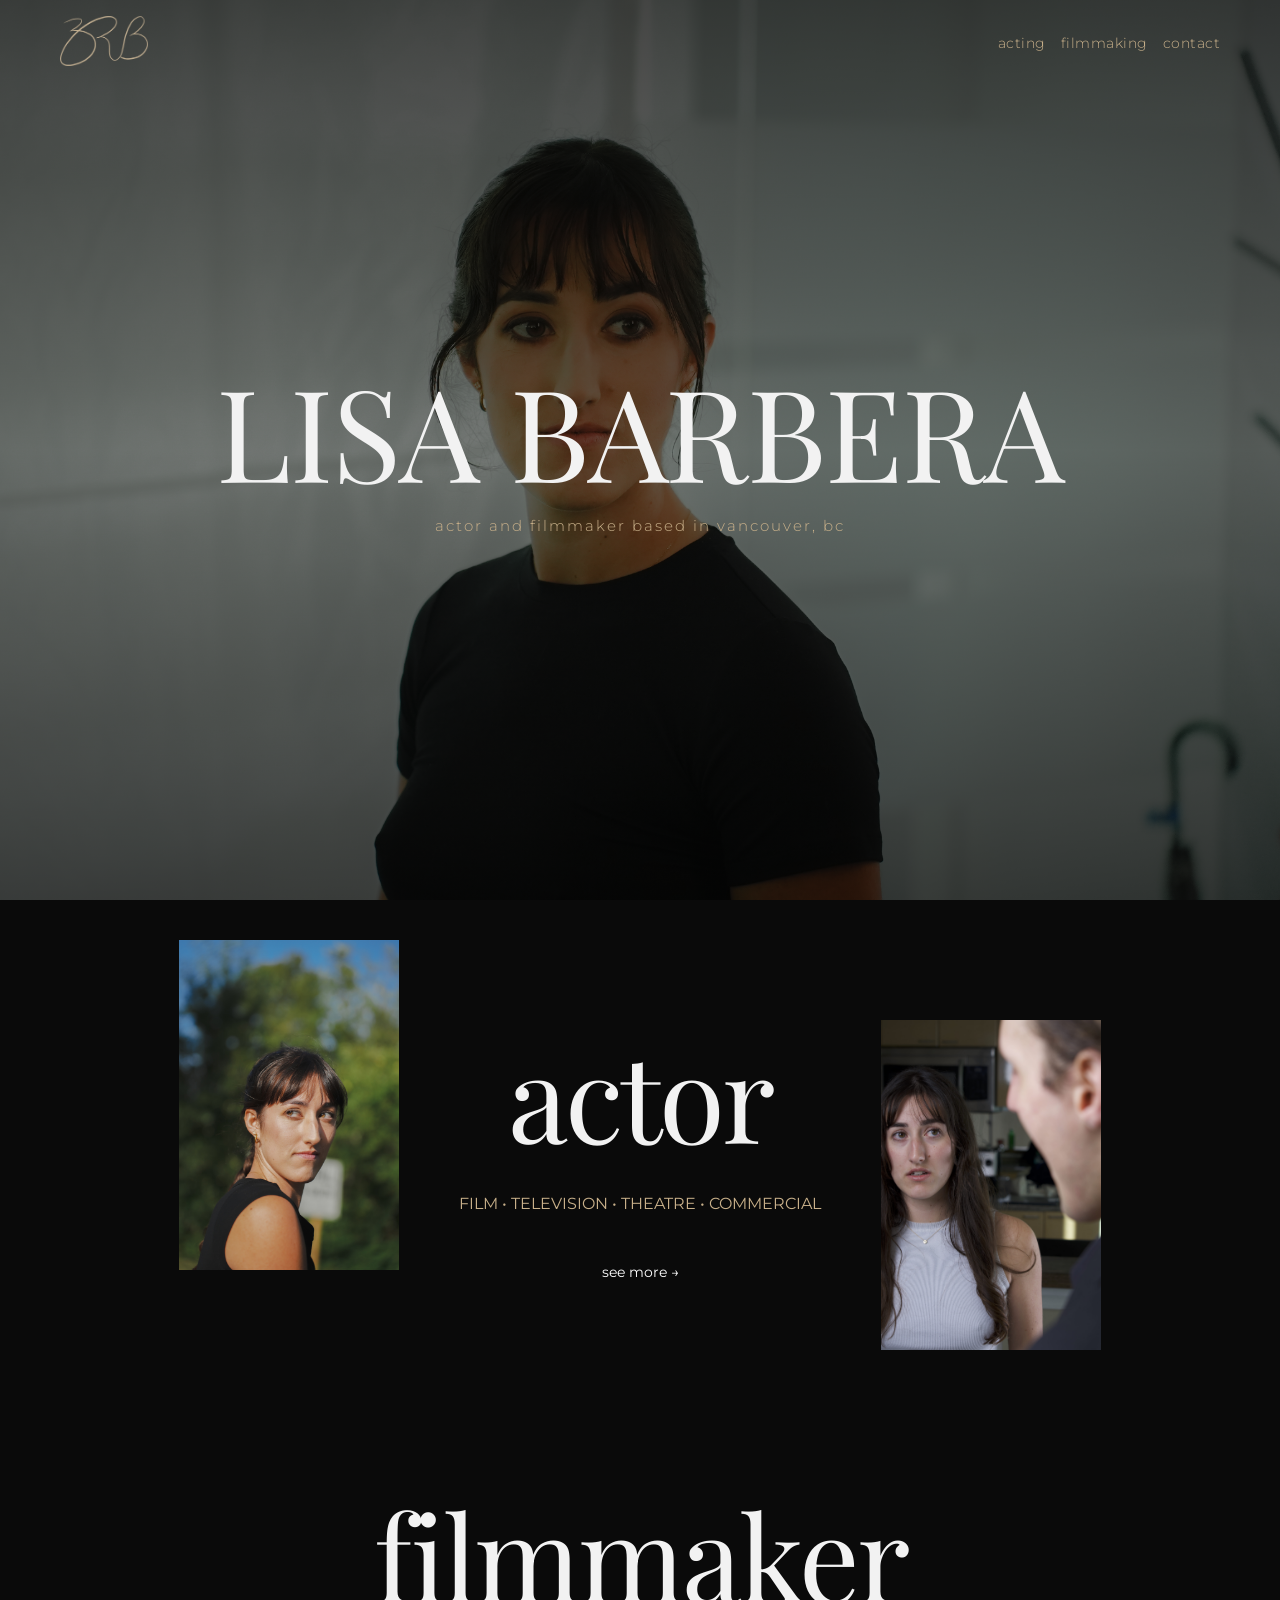
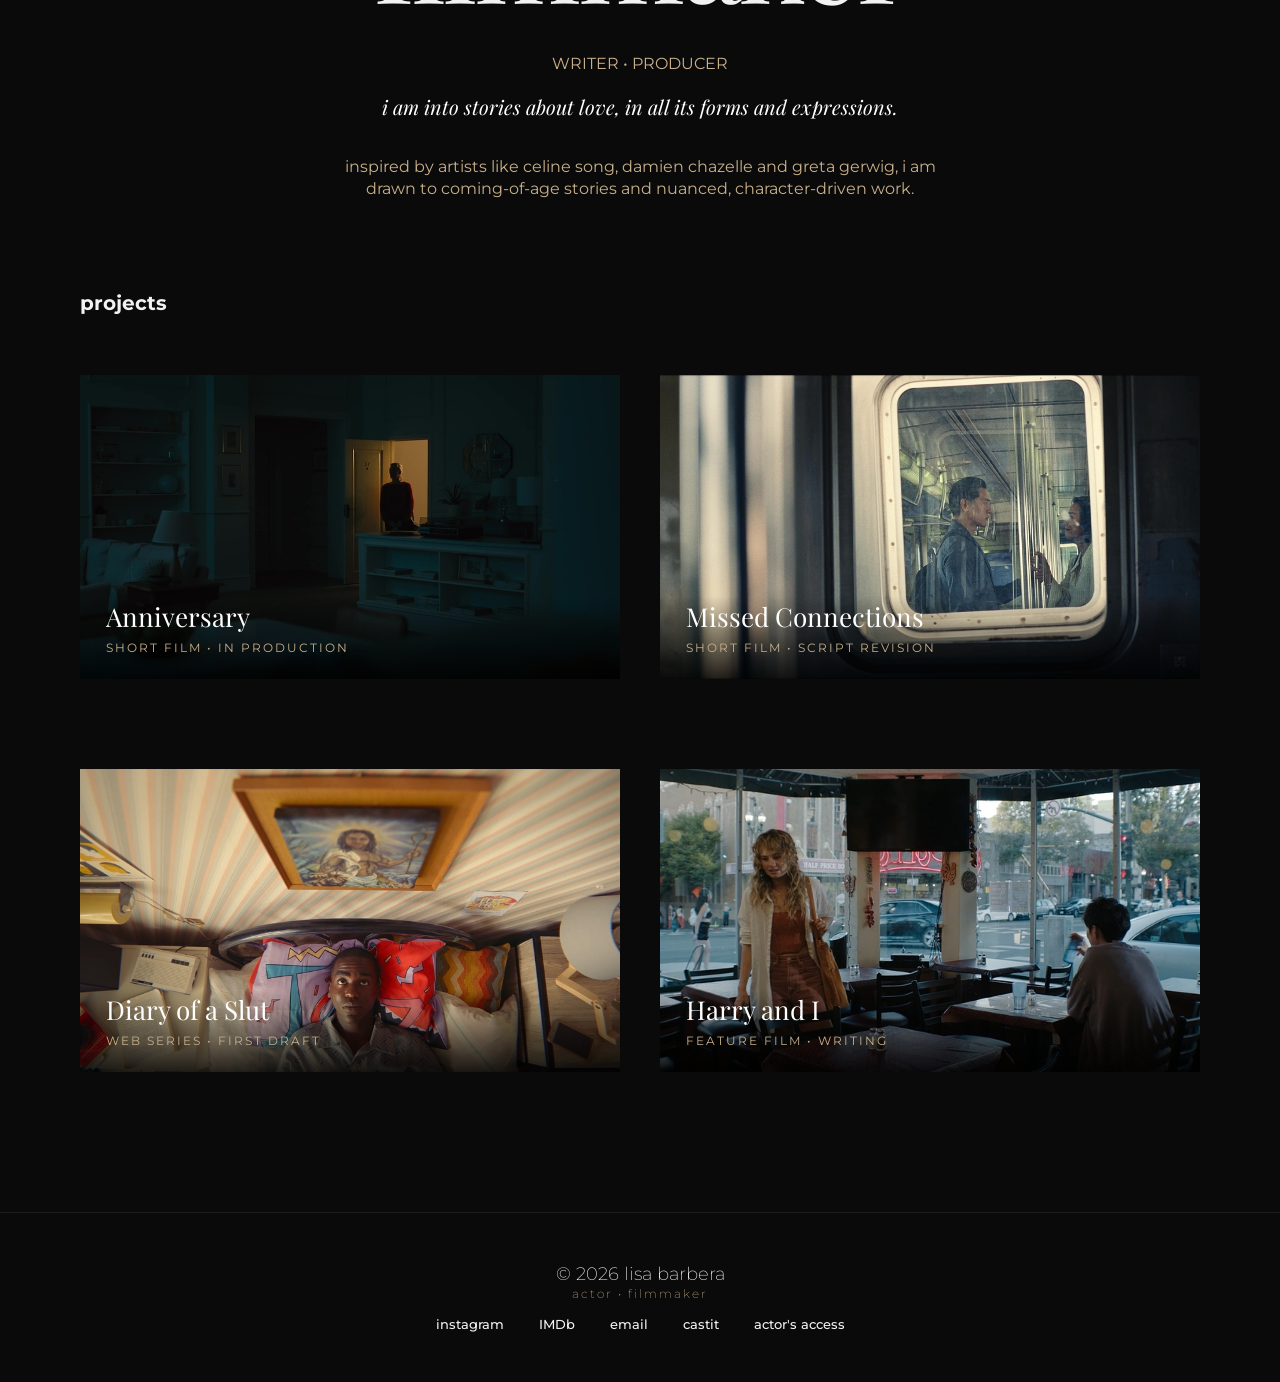
<file: index.html>
<!DOCTYPE html>
<html lang="en">

<head>

<meta charset="UTF-8">

<meta name="viewport" content="width=device-width, initial-scale=1.0">

<title>Lisa Barbera | actor & filmmaker</title>

<link rel="preconnect" href="https://fonts.googleapis.com">

<link rel="preconnect" href="https://fonts.gstatic.com" crossorigin>

<link href="https://fonts.googleapis.com/css2?family=Montserrat:wght@300;400;500;600&family=Playfair+Display:wght@400;500&display=swap" rel="stylesheet">

<link rel="stylesheet" href="css/styles.css">

<link rel="icon" type="image/png" href="images/camera.png">

</head>


<body>

    <header class="site-header">
        <nav>

            <a href="index.html" class="logo">
                <img src="images/signature.png" alt="Lisa Barbera signature">
            </a>

            <button class="menu-toggle" aria-label="Open menu">
                <span></span>
                <span></span>
                <span></span>
            </button>

<div class="nav-links">
    <a href="acting.html">acting</a>
    <a href="index.html#filmmaking">filmmaking</a>
    <a href="#footer">contact</a>
</div>

        </nav>
    </header>

    <main>
        <section class="hero">

            <div class="hero-content">
                <h1>
                    LISA BARBERA
                </h1>
                <p>
                    actor and filmmaker based in vancouver, bc
                </p>
            </div>

        </section>

        <section class="portfolio-section actress-section">

             <div class="actress-image left">
                  <img src="images/maris.jpg" alt="Lisa Barbera commercial headshot">
             </div>

             <div class="section-content">
                 <h2>
                    actor
                 </h2>
                 <p>
                    FILM • TELEVISION • THEATRE • COMMERCIAL
                 </p>
                 <a href="acting.html">
                    see more →
                 </a>
             </div>

             <div class="actress-image right">
                 <img src="images/kage.jpg" alt="Lisa Barbera character headshot">
             </div>

        </section>

        <section class="portfolio-section filmmaker-section" id="filmmaking">

    <div class="section-content">

        <h2>
            filmmaker
        </h2>

        <p>
            WRITER • PRODUCER
        </p>

        <p class="director-statement">
           I am into stories about love, in all its forms and expressions.
        </p>

        <p class="blurb">
           inspired by artists like Celine Song, Damien Chazelle and Greta Gerwig, I am drawn to coming-of-age stories and nuanced, character-driven work.
        </p>

 <div class="current-projects">

    <h3>projects</h3>

    <div class="project-cards-grid">

    <a href="anniversary.html" class="project-card">
        <img src="images/anniversary-poster.jpg" alt="Anniversary poster">
        <div class="project-card-overlay">
            <h4>Anniversary</h4>
            <p>Short Film • In Production</p>
        </div>
    </a>

    <a href="missed-connections.html" class="project-card">
        <img src="images/missed-connections-poster.jpg" alt="Missed Connections poster">
        <div class="project-card-overlay">
            <h4>Missed Connections</h4>
            <p>Short Film • Script Revision</p>
        </div>
    </a>

    <a href="diary-of-a-slut.html" class="project-card">
        <img src="images/diary-of-a-slut-poster.jpg" alt="Diary of a Slut poster">
        <div class="project-card-overlay">
            <h4>Diary of a Slut</h4>
            <p>Web Series • First Draft</p>
        </div>
    </a>

    <a href="harry-and-i.html" class="project-card">
        <img src="images/harry-and-i-poster.jpg" alt="Harry and I project poster">
        <div class="project-card-overlay">
            <h4>Harry and I</h4>
            <p>Feature Film • Writing</p>
        </div>
    </a>

</div>

</section>

    </main>

         <footer id="footer">

        <p class="footer-name">
            © 2026 lisa barbera
        </p>

        <p class="footer-role">
            actor • filmmaker
        </p>

        <nav class="footer-links">

            <a href="https://www.instagram.com/lizabrb/" target="_blank" rel="noopener">instagram</a>

            <a href="https://www.imdb.com/name/nm18571433/?ref_=nv_sr_srsg_0_tt_1_nm_7_in_0_q_lisa%20barbera" target="_blank" rel="noopener">IMDb</a>

            <a href="mailto:actorlisabarbera@gmail.com">email</a>

            <a href="https://app.castittalent.com/LISABARBERA" target="_blank" rel="noopener">castit</a>

            <a href="https://resumes.actorsaccess.com/lisabarbera" target="_blank" rel="noopener">actor's access</a>

        </nav>

        </footer>

    <script src="js/script.js"></script>

</body>

</html>
</file>
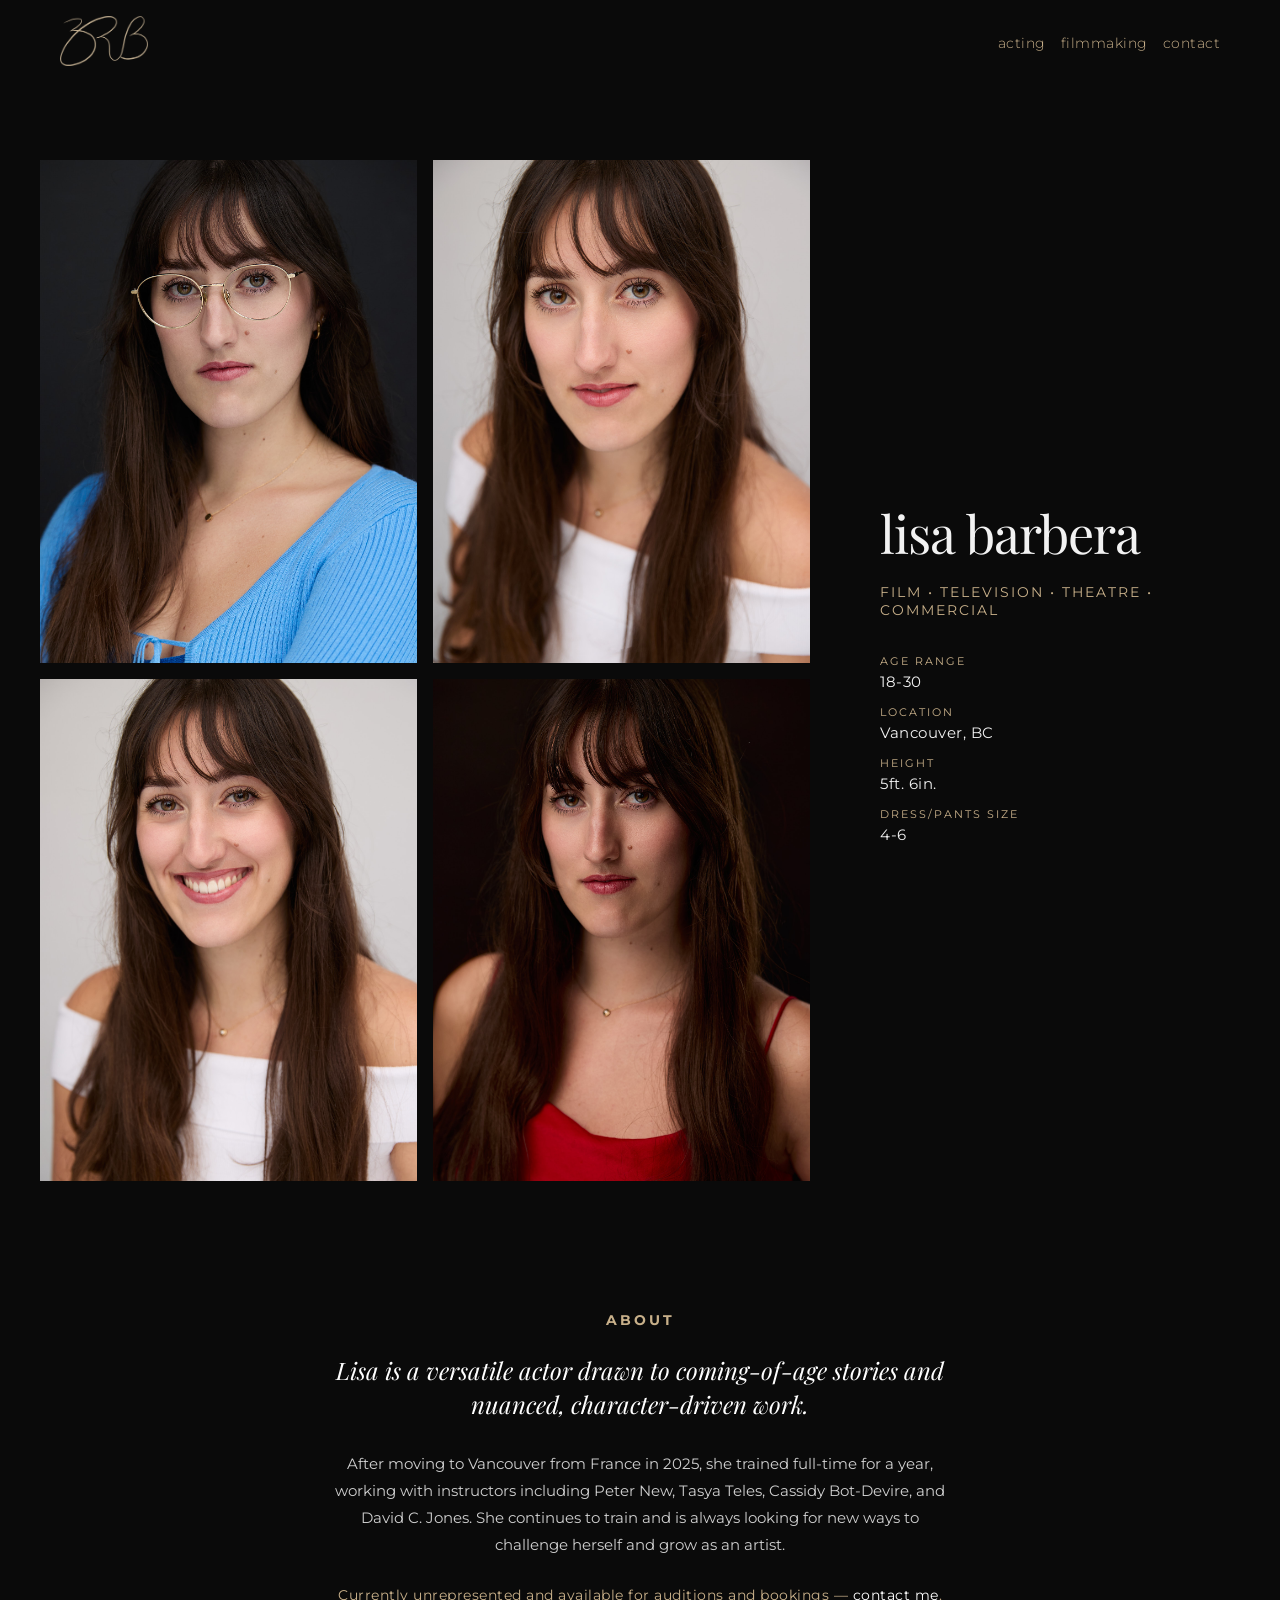
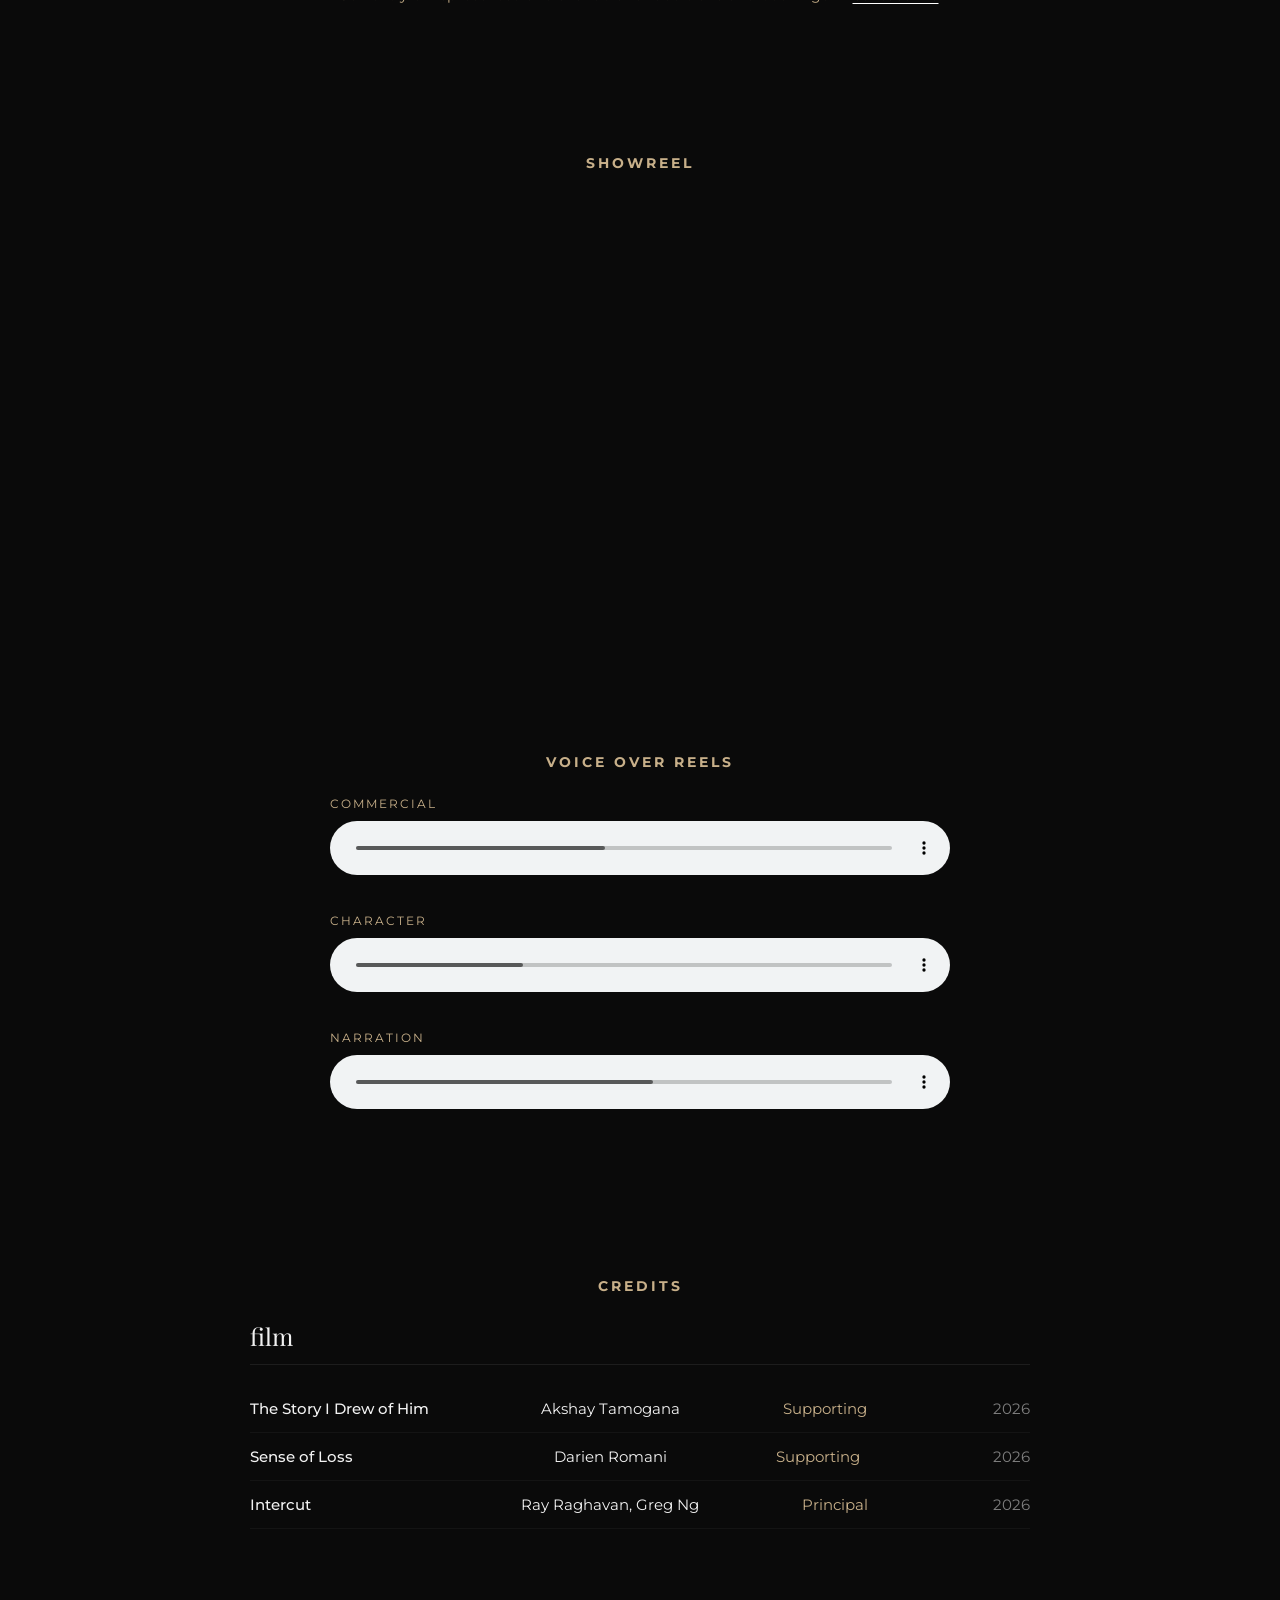
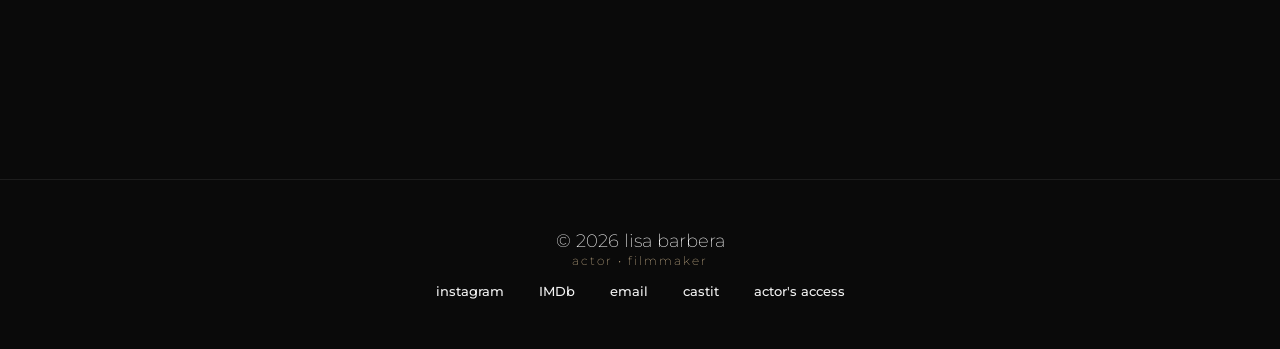
<file: acting.html>
<!DOCTYPE html>
<html lang="en">

<head>

<meta charset="UTF-8">

<meta name="viewport" content="width=device-width, initial-scale=1.0">

<title>Lisa Barbera | acting</title>

<link rel="preconnect" href="https://fonts.googleapis.com">

<link rel="preconnect" href="https://fonts.gstatic.com" crossorigin>

<link href="https://fonts.googleapis.com/css2?family=Montserrat:wght@300;400;500;600&family=Playfair+Display:wght@400;500&display=swap" rel="stylesheet">

<link rel="stylesheet" href="css/styles.css">

<link rel="icon" type="image/png" href="images/camera.png">

</head>


<body>

    <header class="site-header">
        <nav>

            <a href="index.html" class="logo">
                <img src="images/signature.png" alt="Lisa Barbera signature">
            </a>

            <button class="menu-toggle" aria-label="Open menu">
                <span></span>
                <span></span>
                <span></span>
            </button>

            <div class="nav-links">
                <a href="acting.html">acting</a>
              <a href="index.html#filmmaking">filmmaking</a>
              <a href="#footer">contact</a>
            </div>

        </nav>
    </header>

    <main>

        <!-- RESUME-STYLE HEADER: headshot gallery left / comp card right -->
        <section class="resume-header">

            <div class="headshot-gallery-side">
                <!-- STAND-IN: swap filenames for your 5 headshots -->
                <img src="images/character.jpg" alt="Lisa Barbera headshot 1">
                <img src="images/theatrical.jpg" alt="Lisa Barbera headshot 2">
                <img src="images/commercial.jpg" alt="Lisa Barbera headshot 3">
                <img src="images/femme.jpg" alt="Lisa Barbera headshot 4">
            </div>

            <div class="comp-card">
                <h1>lisa barbera</h1>
                <p class="page-hero-tagline">FILM • TELEVISION • THEATRE • COMMERCIAL</p>

                <ul class="comp-card-details">
                    <li><span>age range</span>18-30</li>
                    <li><span>location</span>Vancouver, BC</li>
                    <li><span>height</span>5ft. 6in.</li>
                    <li><span>dress/pants size</span>4-6</li>
                </ul>
            </div>

        </section>

        <!-- BIOGRAPHY -->
        <section class="bio-section">

            <h3 class="section-label">about</h3>

            <p class="bio-oneliner">Lisa is a versatile actor drawn to coming-of-age stories and nuanced, character-driven work.</p>

            <p class="bio-body">After moving to Vancouver from France in 2025, she trained full-time for a year, working with instructors including Peter New, Tasya Teles, Cassidy Bot-Devire, and David C. Jones. She continues to train and is always looking for new ways to challenge herself and grow as an artist.</p>

            <p class="bio-availability">Currently unrepresented and available for auditions and bookings — <a href="mailto:actorlisabarbera@gmail.com">contact me</a>.</p>

        </section>

        <!-- SHOWREEL -->
        <section class="showreel-section">

            <h3 class="section-label">showreel</h3>

            <div class="video-wrapper">
                <iframe
                    src="https://www.youtube.com/embed/vRxKlr5rfeE?si=FFATBUdOq9QZff1q"
                    title="Lisa Barbera showreel"
                    frameborder="0"
                    allow="accelerometer; autoplay; clipboard-write; encrypted-media; gyroscope; picture-in-picture"
                    allowfullscreen>
                </iframe>
            </div>

        </section>

        <!-- VOICE OVER DEMO REELS -->
<section class="vo-reels-section">

    <h3 class="section-label">voice over reels</h3>

    <div class="vo-reel-list">

        <!-- STAND-IN: repeat this block for each reel — swap the label and audio filename -->
        <div class="vo-reel">
            <p class="vo-reel-label">commercial</p>
            <audio controls src="audio/lisabarbera-vo-commercial-demo.mp3"></audio>
        </div>

        <div class="vo-reel">
            <p class="vo-reel-label">character</p>
            <audio controls src="audio/lisabarbera-vo-animation-demo.mp3"></audio>
        </div>

        <div class="vo-reel">
            <p class="vo-reel-label">narration</p>
            <audio controls src="audio/lisabarbera-vo-narration-demo.mp3"></audio>
        </div>

    </div>

</section>

        <!-- CREDITS -->
        <section class="credits-section">

            <h3 class="section-label">credits</h3>

            <div class="credits-group">

                <h4 class="credits-category">film</h4>

                <ul class="credits-list">
                    <!-- STAND-IN: repeat this li for each credit — Title / Role / Year -->
                    <!-- Put the link in href. If a credit has no link yet, delete the <a> tags and leave the title as plain text -->
                    <li>
                        <a class="credit-title" href="https://example.com" target="_blank" rel="noopener">The Story I Drew of Him</a>
                        <span class="credit-director">Akshay Tamogana</span>
                        <span class="credit-role">Supporting</span>
                        <span class="credit-year">2026</span>
                    </li>
                    <li>
                        <a class="credit-title" href="https://www.youtube.com/watch?v=RJeeRJkY7XY" target="_blank" rel="noopener">Sense of Loss</a>
                        <span class="credit-director">Darien Romani</span>
                        <span class="credit-role">Supporting</span>
                        <span class="credit-year">2026</span>
                    </li>
                    <li>
                        <a class="credit-title" href="https://www.youtube.com/" target="_blank" rel="noopener">Intercut</a>
                        <span class="credit-director">Ray Raghavan, Greg Ng</span>
                        <span class="credit-role">Principal</span>
                        <span class="credit-year">2026</span>
                    </li>
                </ul>

            </div>

 <!--      ADD LATER WHEN I HAVE CREDITS     
            <div class="credits-group">

                <h4 class="credits-category">television</h4>

                <ul class="credits-list">
                    <li>
                        <a class="credit-title" href="https://example.com" target="_blank" rel="noopener">Not Suitable For Work</a>
                        <span class="credit-role">Supporting</span>
                        <span class="credit-year">2026</span>
                    </li>
                </ul>

            </div>

            <div class="credits-group">

                <h4 class="credits-category">commercial</h4>

                <ul class="credits-list">
                    <li>
                        <a class="credit-title" href="https://example.com" target="_blank" rel="noopener">Coca-Cola</a>
                        <span class="credit-role">Lead</span>
                        <span class="credit-year">2026</span>
                    </li>
                </ul>

            </div>
-->

        </section>

    </main>

    <footer>

        <p class="footer-name">
            © 2026 lisa barbera
        </p>

        <p class="footer-role">
            actor • filmmaker
        </p>

        <nav class="footer-links">

            <a href="https://www.instagram.com/lizabrb/" target="_blank" rel="noopener">instagram</a>

            <a href="https://www.imdb.com/name/nm18571433/?ref_=nv_sr_srsg_0_tt_1_nm_7_in_0_q_lisa%20barbera" target="_blank" rel="noopener">IMDb</a>

            <a href="mailto:actorlisabarbera@gmail.com">email</a>

            <a href="https://app.castittalent.com/LISABARBERA" target="_blank" rel="noopener">castit</a>

            <a href="https://resumes.actorsaccess.com/lisabarbera" target="_blank" rel="noopener">actor's access</a>

        </nav>

    </footer>

    <script src="js/script.js"></script>

</body>

</html>
</file>
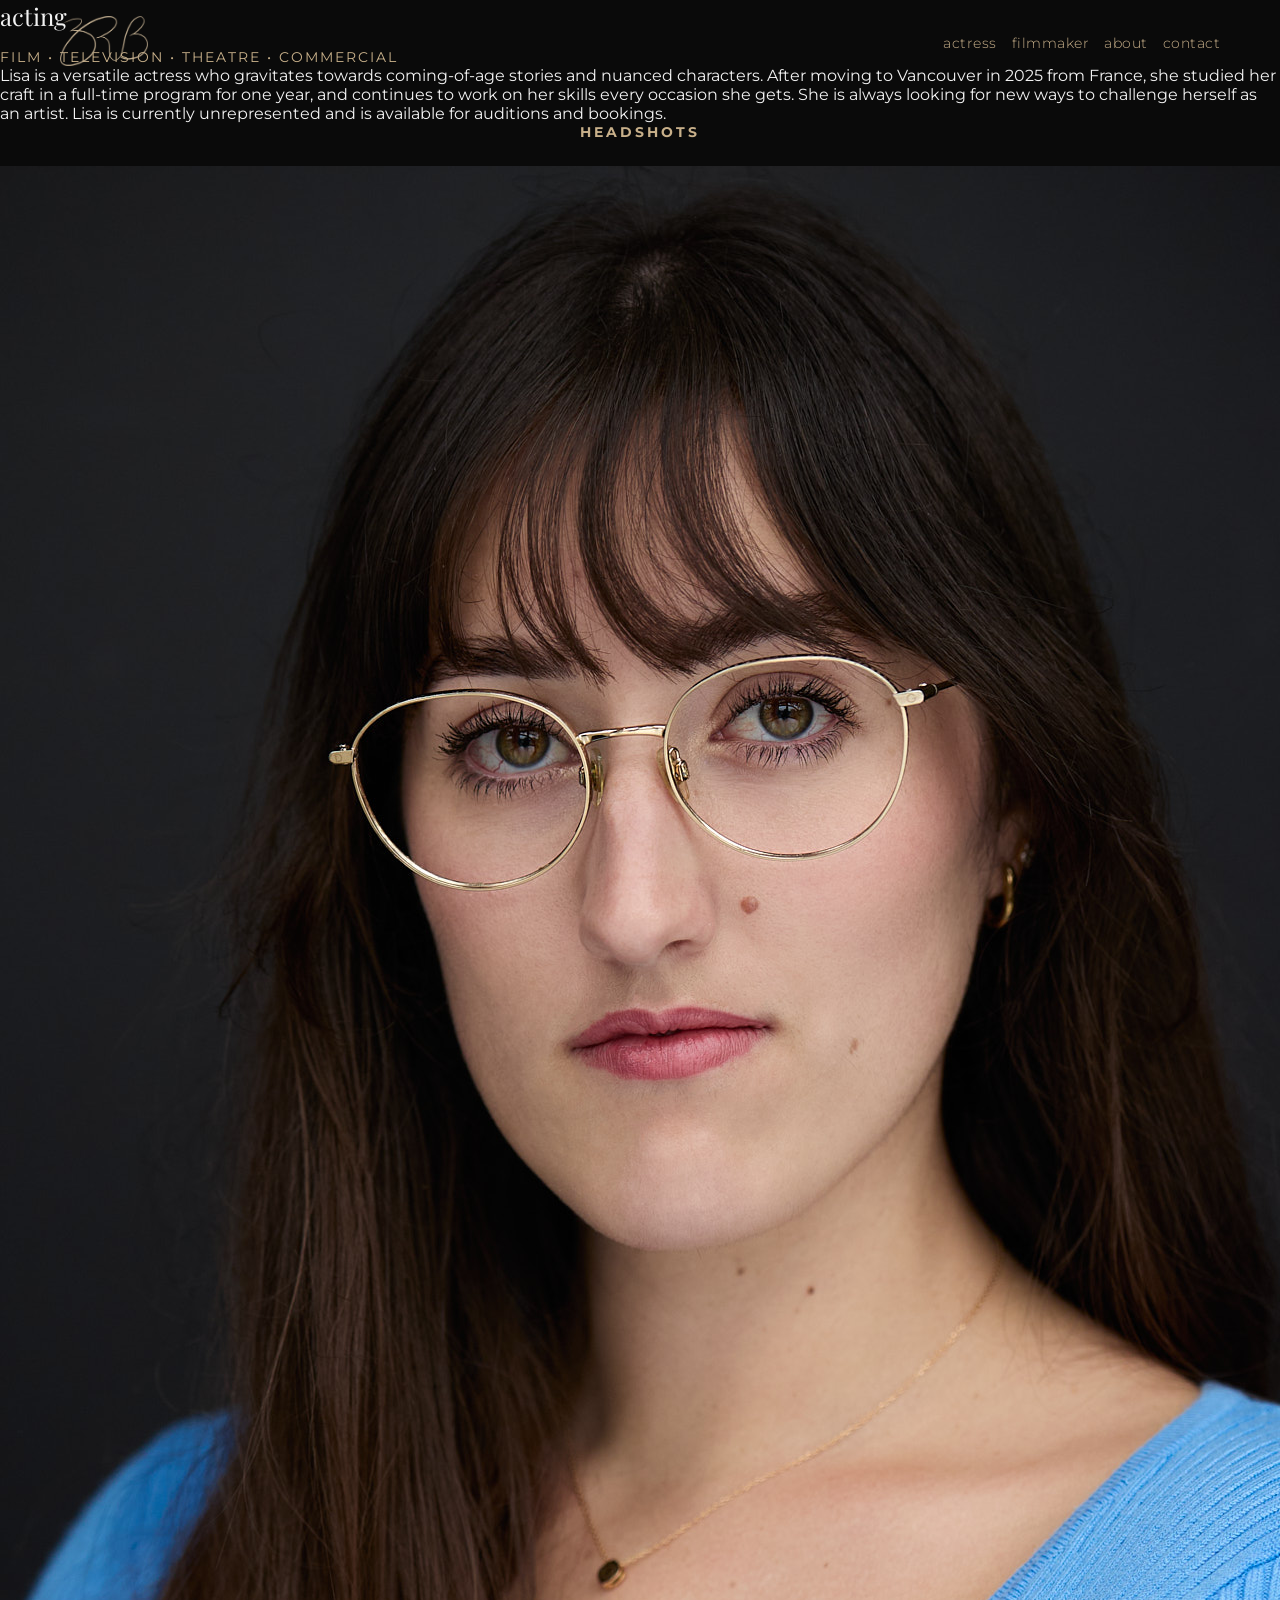
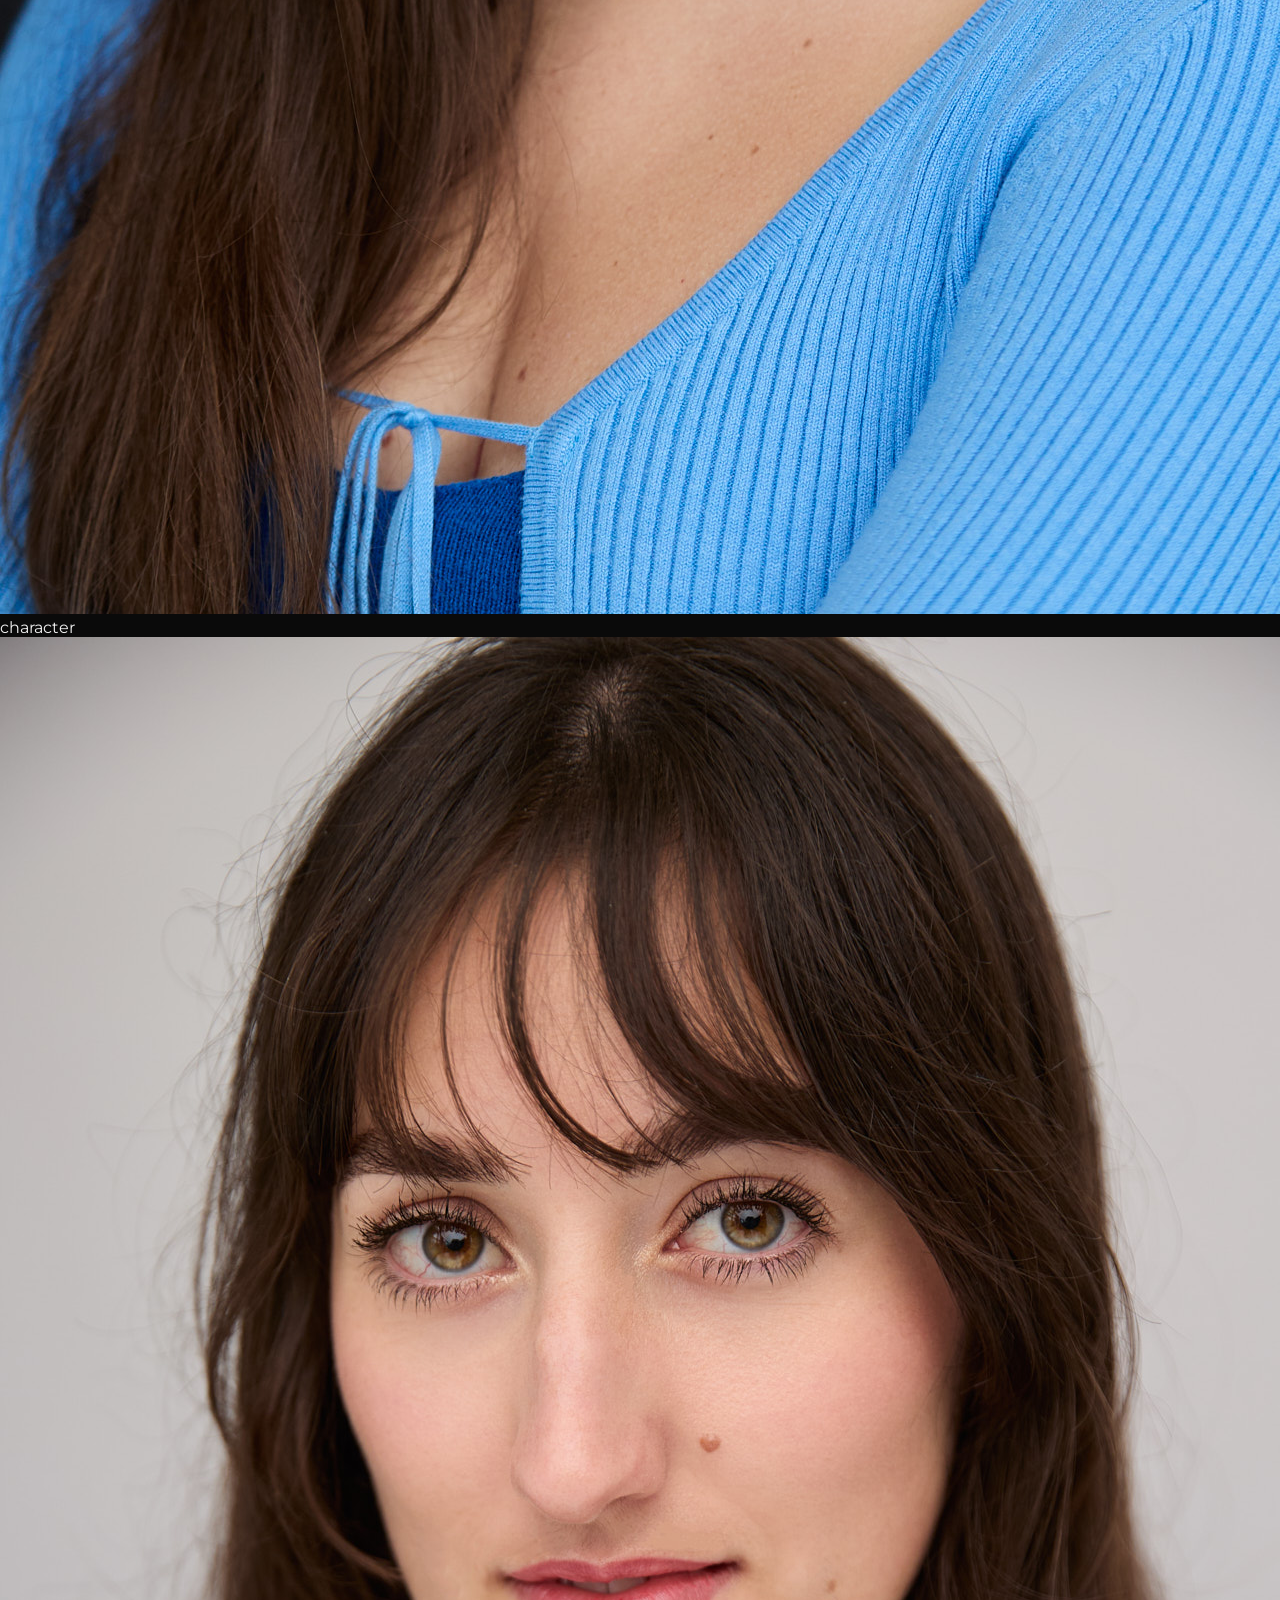
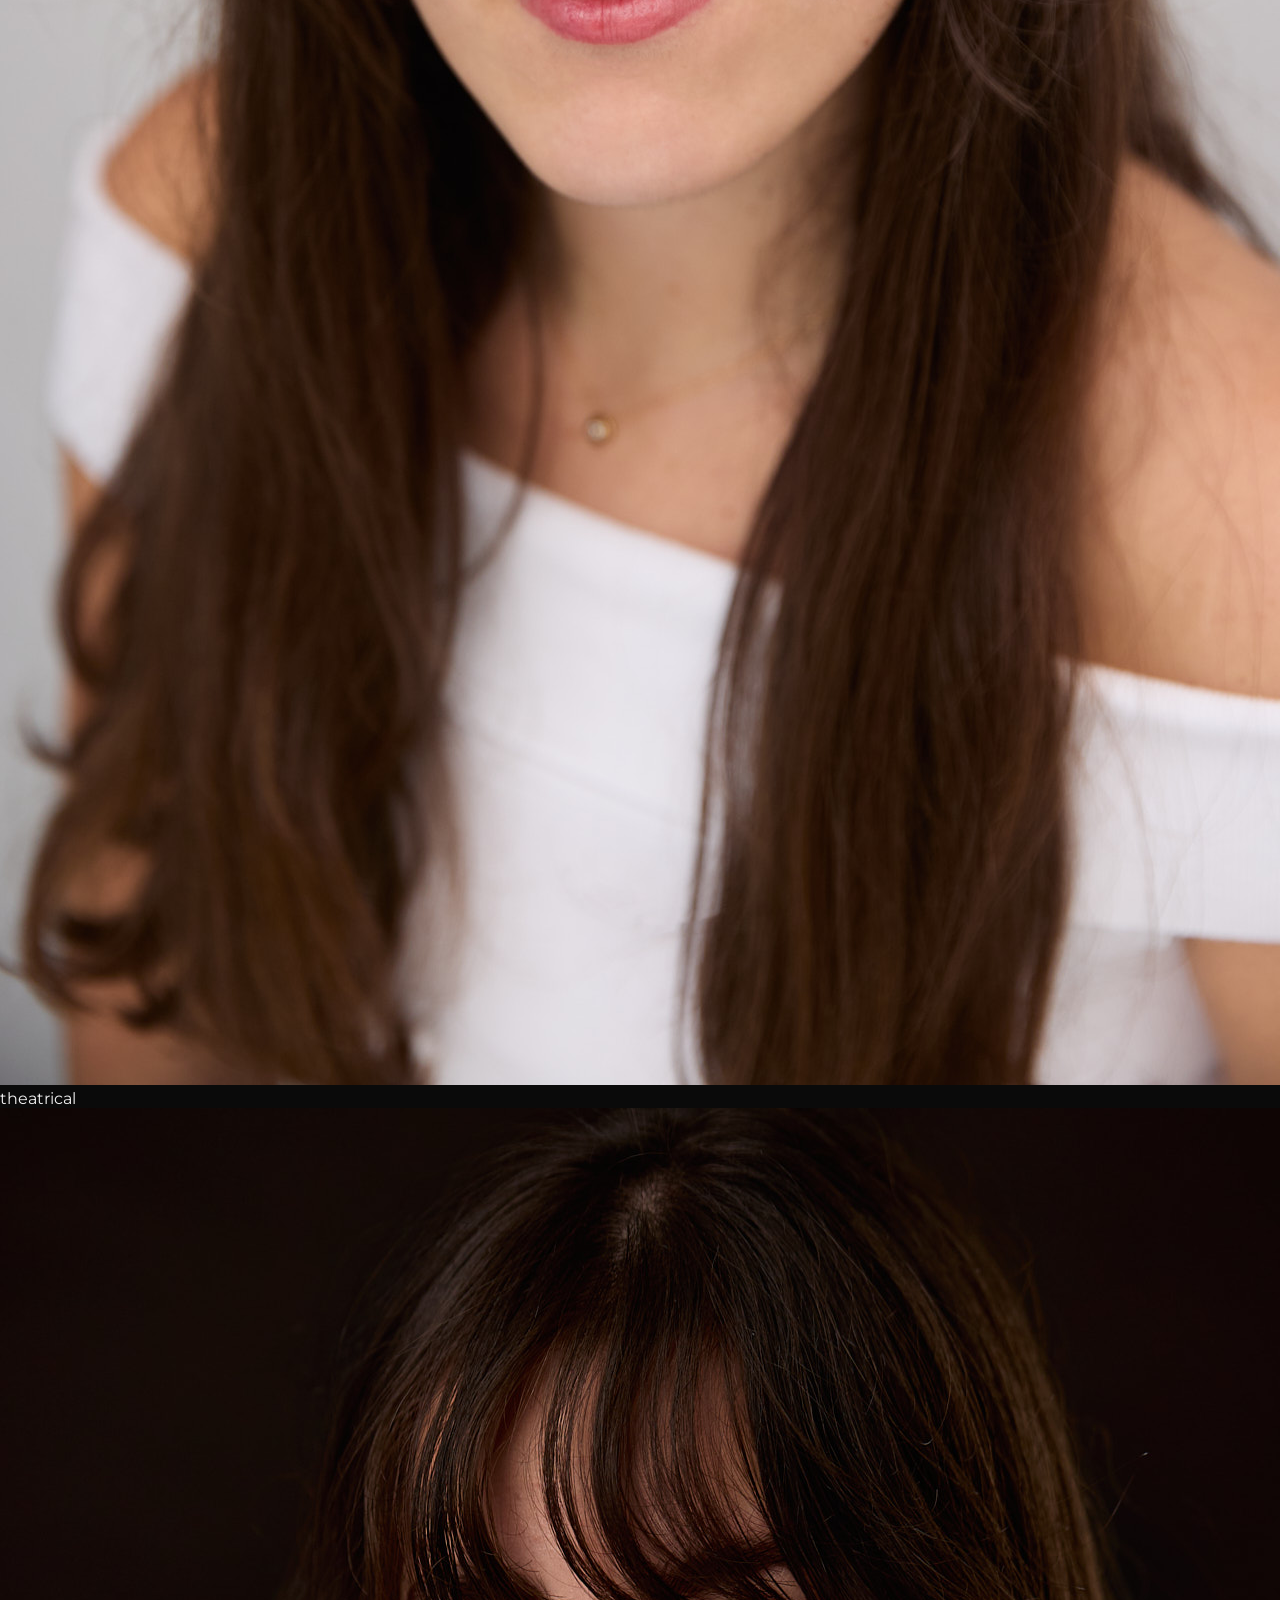
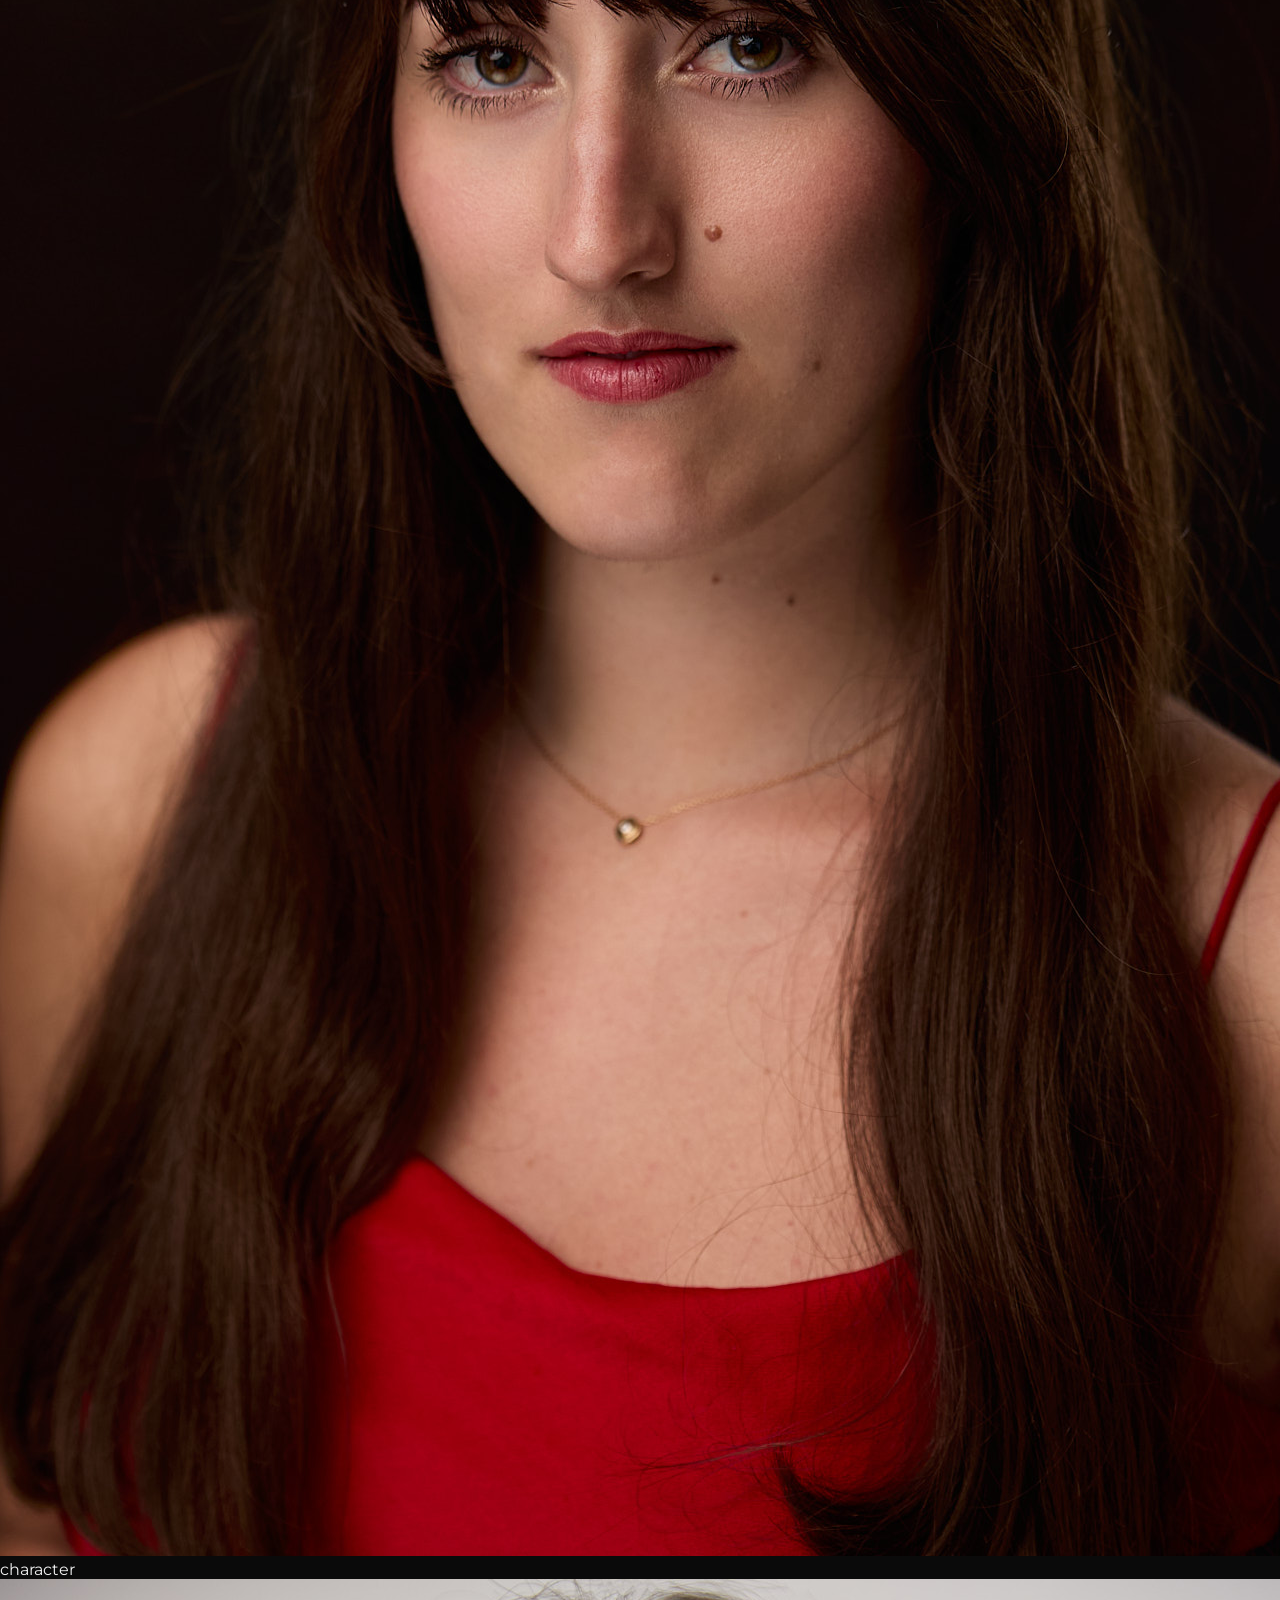
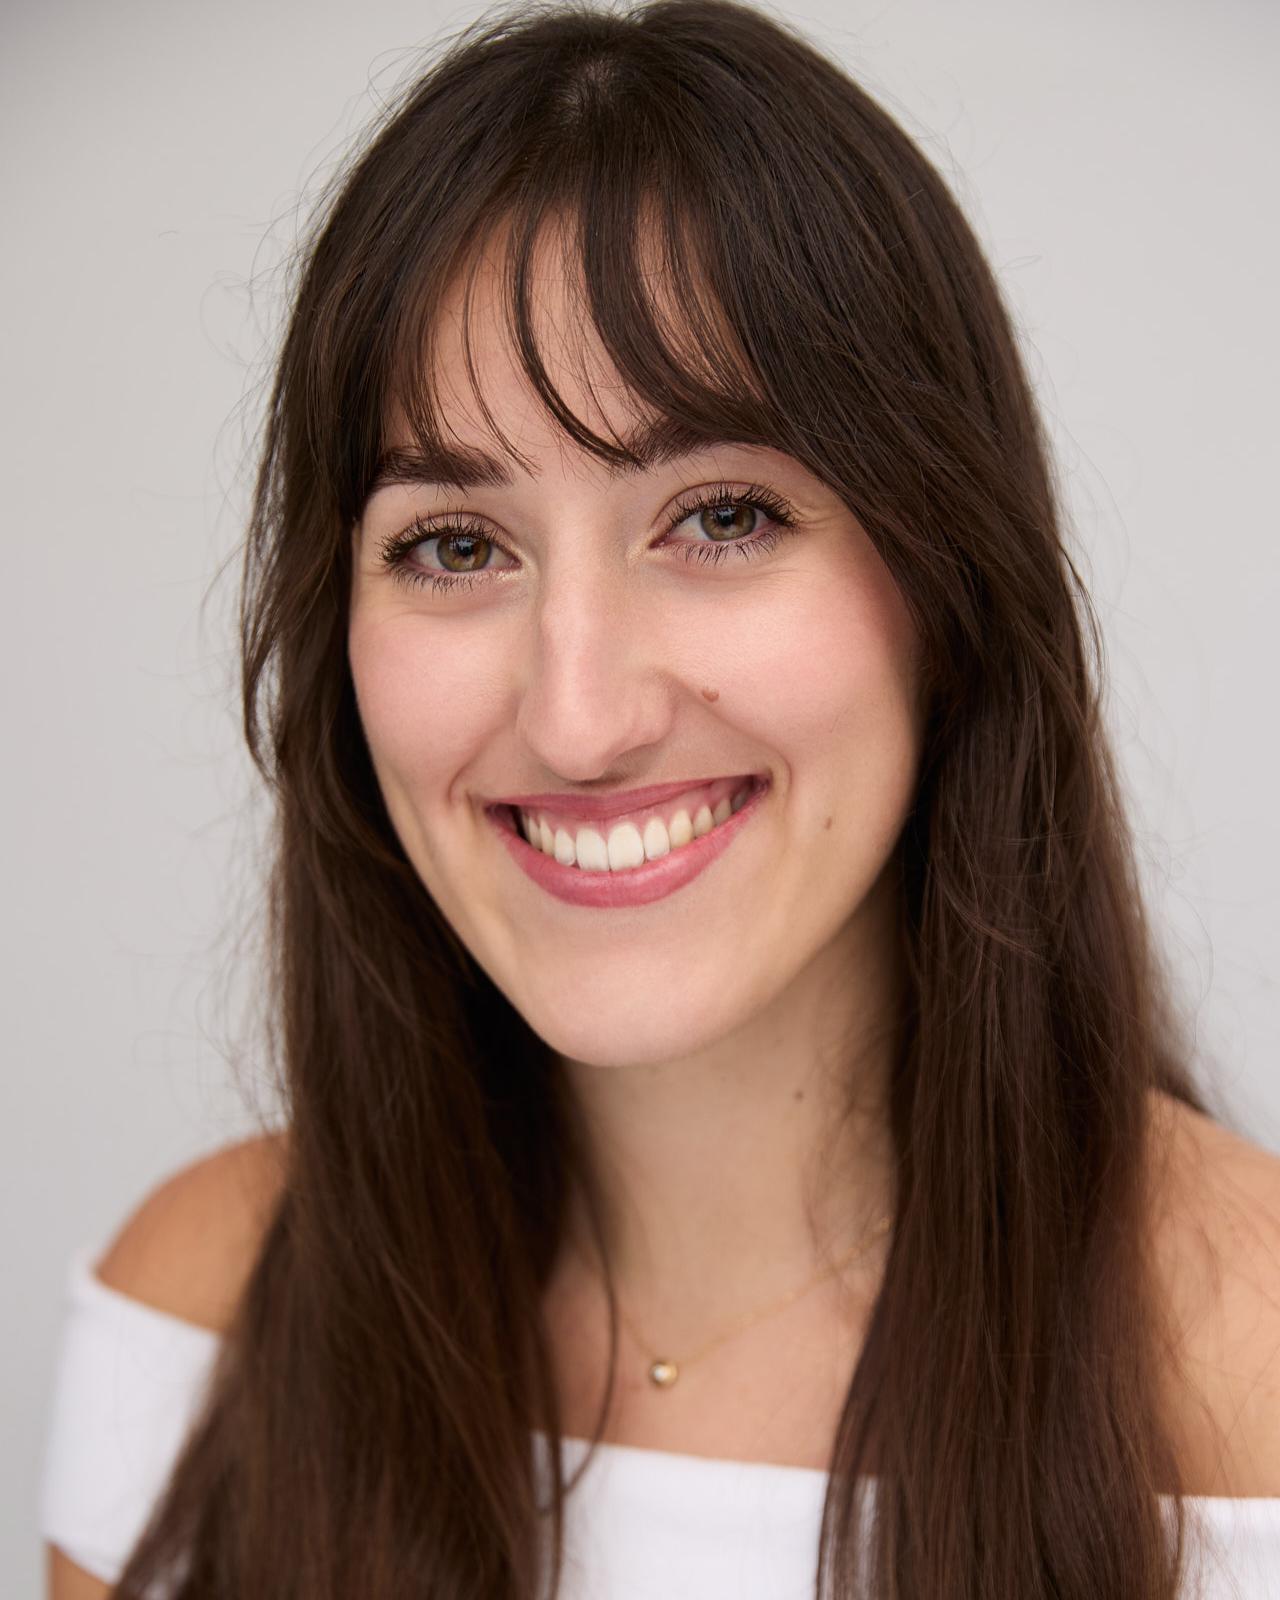
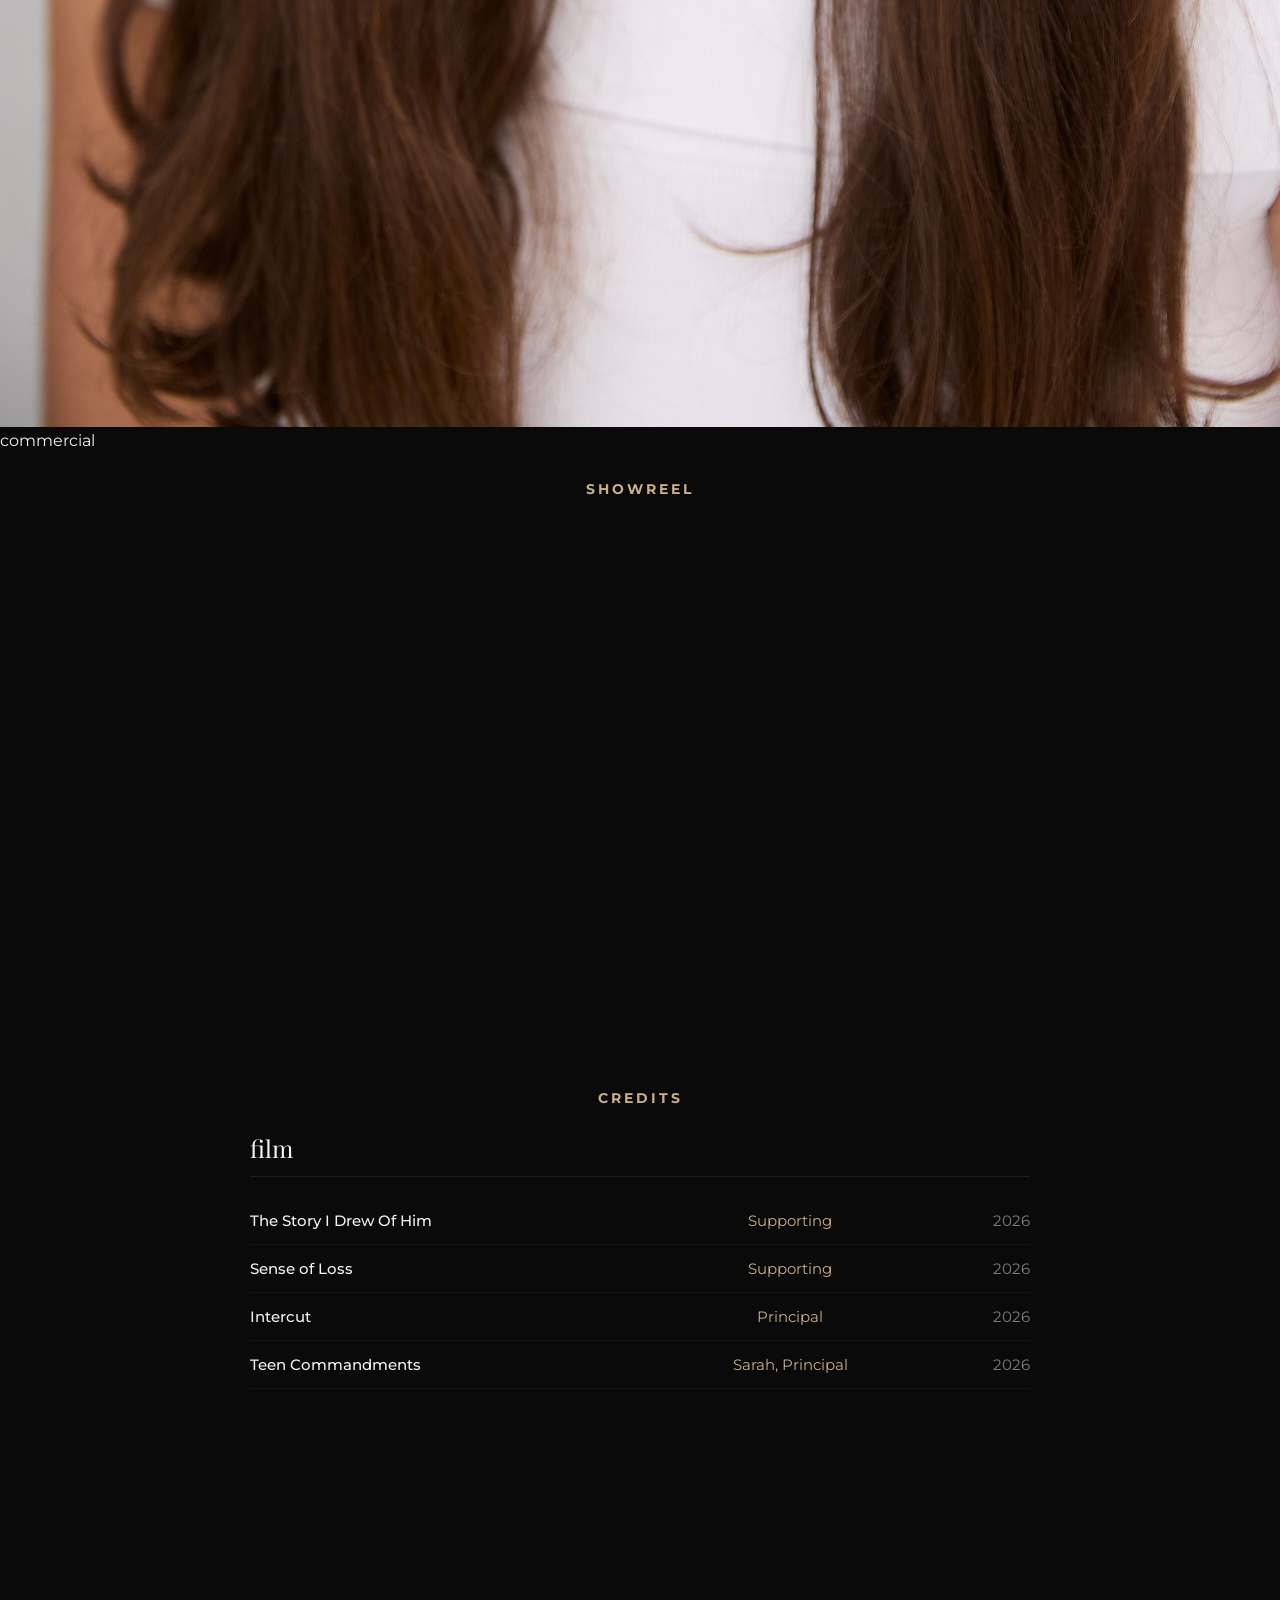
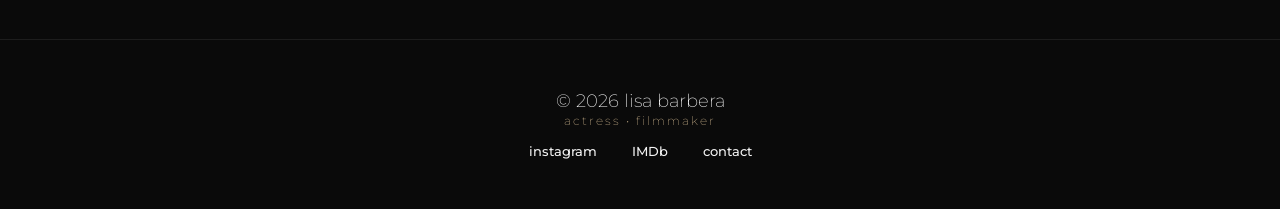
<file: actress.html>
<!DOCTYPE html>
<html lang="en">

<head>

<meta charset="UTF-8">

<meta name="viewport" content="width=device-width, initial-scale=1.0">

<title>Lisa Barbera | acting</title>

<link rel="preconnect" href="https://fonts.googleapis.com">

<link rel="preconnect" href="https://fonts.gstatic.com" crossorigin>

<link href="https://fonts.googleapis.com/css2?family=Montserrat:wght@300;400;500;600&family=Playfair+Display:wght@400;500&display=swap" rel="stylesheet">

<link rel="stylesheet" href="css/styles.css">

</head>


<body>

    <header class="site-header">
        <nav>

            <a href="index.html" class="logo">
                <img src="images/signature.png" alt="Lisa Barbera signature">
            </a>

            <button class="menu-toggle" aria-label="Open menu">
                <span></span>
                <span></span>
                <span></span>
            </button>

            <div class="nav-links">
                <a href="actress.html">actress</a>
                <a href="filmmaker.html">filmmaker</a>
                <a href="about.html">about</a>
                <a href="contact.html">contact</a>
            </div>

        </nav>
    </header>

    <main>

        <!-- PAGE INTRO -->
        <section class="page-hero">

            <div class="page-hero-content">
                <h1>acting</h1>
                <p class="page-hero-tagline">FILM • TELEVISION • THEATRE • COMMERCIAL</p>

                <!-- STAND-IN: your intro blurb, same lowercase italic voice as the homepage director statement -->
                <p class="page-hero-blurb">
                Lisa is a versatile actress who gravitates towards coming-of-age stories and nuanced characters. After moving to Vancouver in 2025 from France, she studied her craft in a full-time program for one year, and continues to work on her skills every occasion she gets. She is always looking for new ways to challenge herself as an artist. 
                
                Lisa is currently unrepresented and is available for auditions and bookings.
                </p>
            </div>

        </section>

        <!-- HEADSHOT GALLERY -->
        <section class="headshot-gallery">

            <h3 class="section-label">headshots</h3>

            <div class="gallery-grid">

                <!-- STAND-IN: repeat/edit this figure block for each headshot -->

                <figure class="gallery-item">
                    <img src="images/character.jpg" alt="Lisa Barbera character headshot">
                    <figcaption>character</figcaption>
                </figure>

                <figure class="gallery-item">
                    <img src="images/theatrical.jpg" alt="Lisa Barbera theatrical headshot">
                    <figcaption>theatrical</figcaption>
                </figure>

                <figure class="gallery-item">
                    <img src="images/femme.jpg" alt="Lisa Barbera femme fatale headshot">
                    <figcaption>character</figcaption>
                </figure>

                <figure class="gallery-item">
                    <img src="images/commercial.jpg" alt="Lisa Barbera commercial headshot">
                    <figcaption>commercial</figcaption>
                </figure>

            </div>

        </section>

        <!-- SHOWREEL -->
        <section class="showreel-section">

            <h3 class="section-label">showreel</h3>

            <div class="video-wrapper">
                <!-- STAND-IN: replace YOUR_VIDEO_ID with your YouTube video ID -->
                <iframe
                    src="https://www.youtube.com/watch?v=vRxKlr5rfeE"
                    title="Lisa Barbera showreel"
                    frameborder="0"
                    allow="accelerometer; autoplay; clipboard-write; encrypted-media; gyroscope; picture-in-picture"
                    allowfullscreen>
                </iframe>
            </div>

        </section>

        <!-- CREDITS -->
        <section class="credits-section">

            <h3 class="section-label">credits</h3>

            <div class="credits-group">

                <h4 class="credits-category">film</h4>

                <ul class="credits-list">
                    <!-- STAND-IN: repeat this li for each credit — Title / Role / Year -->
                    <li>
                        <a class="credit-title" href="https://example.com" target="_blank" rel="noopener">The Story I Drew Of Him</a>
                        <span class="credit-role">Supporting</span>
                        <span class="credit-year">2026</span>
                    </li>
                    <li>
                        <a class="credit-title" href="https://www.youtube.com/watch?v=RJeeRJkY7XY" target="_blank" rel="noopener">Sense of Loss</a>
                        <span class="credit-role">Supporting</span>
                        <span class="credit-year">2026</span>
                    </li>

                    <li>
                        <a class="credit-title" href="https://example.com" target="_blank" rel="noopener">Intercut</a>
                        <span class="credit-role">Principal</span>
                        <span class="credit-year">2026</span>
                    </li>

                    <li>
                        <a class="credit-title" href="https://example.com" target="_blank" rel="noopener">Teen Commandments</a>
                        <span class="credit-role">Sarah, Principal</span>
                        <span class="credit-year">2026</span>
                    </li>
                </ul>

            </div>
<!-- add once credits are available
            <div class="credits-group">

                <h4 class="credits-category">television</h4>

                <ul class="credits-list">
                    <li>
                        <span class="credit-title">[Show Title]</span>
                        <span class="credit-role">[Role]</span>
                        <span class="credit-year">[Year]</span>
                    </li>
                </ul>

            </div>

            <div class="credits-group">

                <h4 class="credits-category">commercial</h4>

                <ul class="credits-list">
                    <li>
                        <span class="credit-title">[Brand / Campaign]</span>
                        <span class="credit-role">[Role]</span>
                        <span class="credit-year">[Year]</span>
                    </li>
                </ul>

            </div>
        -->
        </section>

    </main>

    <footer>

        <p class="footer-name">
            © 2026 lisa barbera
        </p>

        <p class="footer-role">
            actress • filmmaker
        </p>

        <nav class="footer-links">

            <a href="#">instagram</a>

            <a href="#">IMDb</a>

            <a href="mailto:you@email.com">contact</a>

        </nav>

    </footer>

    <script src="js/script.js"></script>

</body>

</html>
</file>
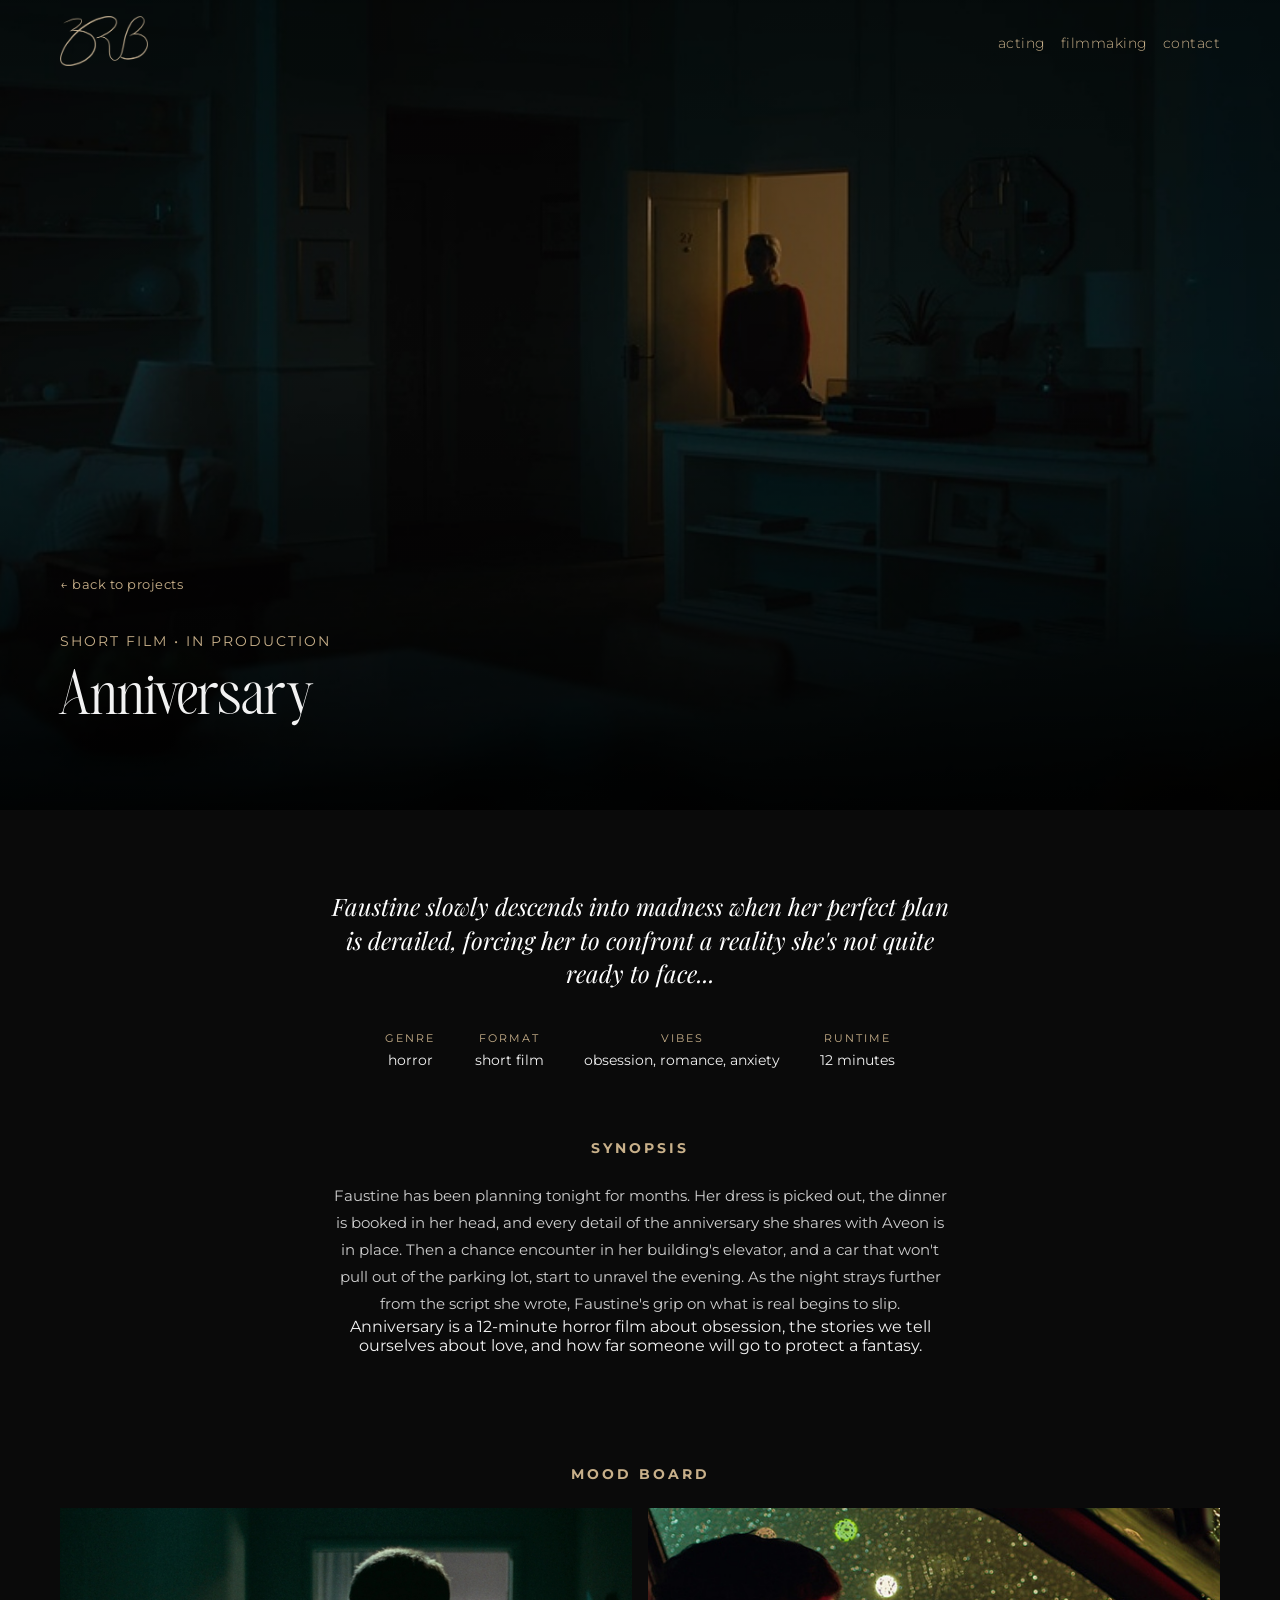
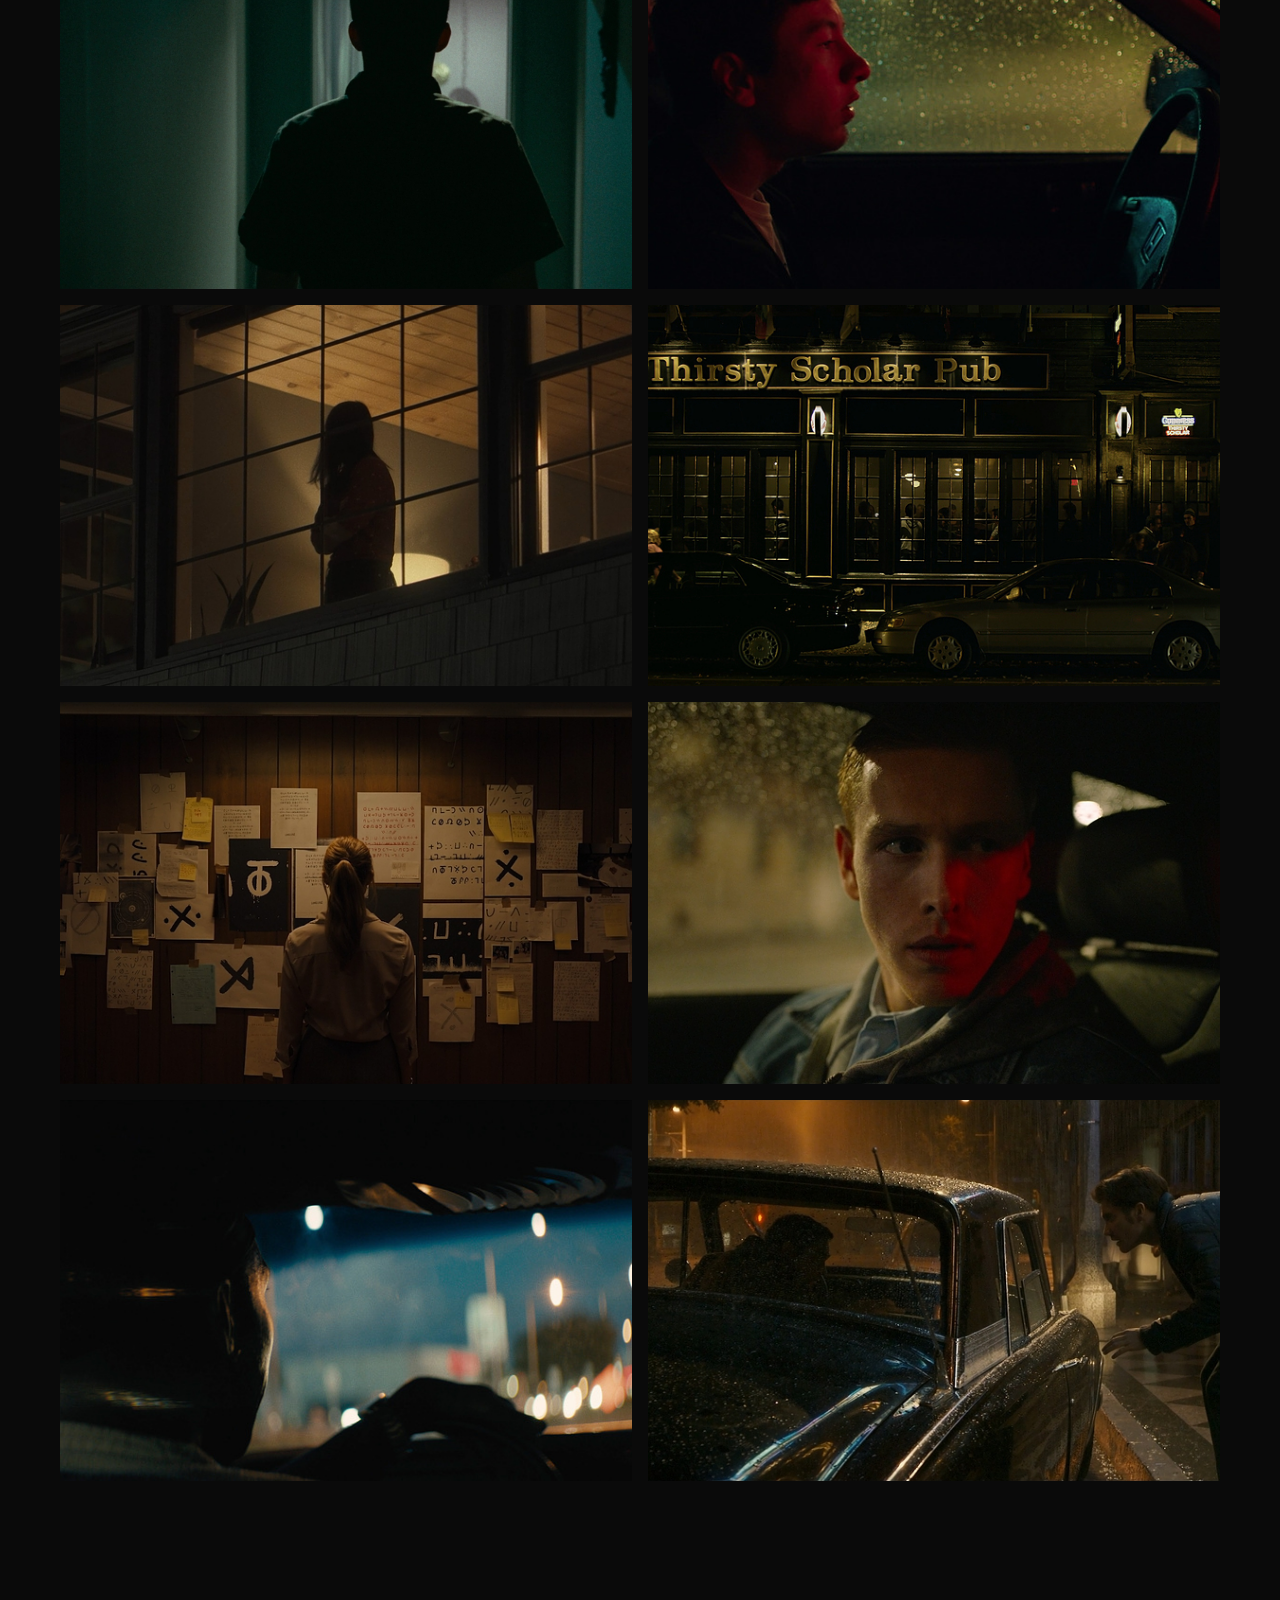
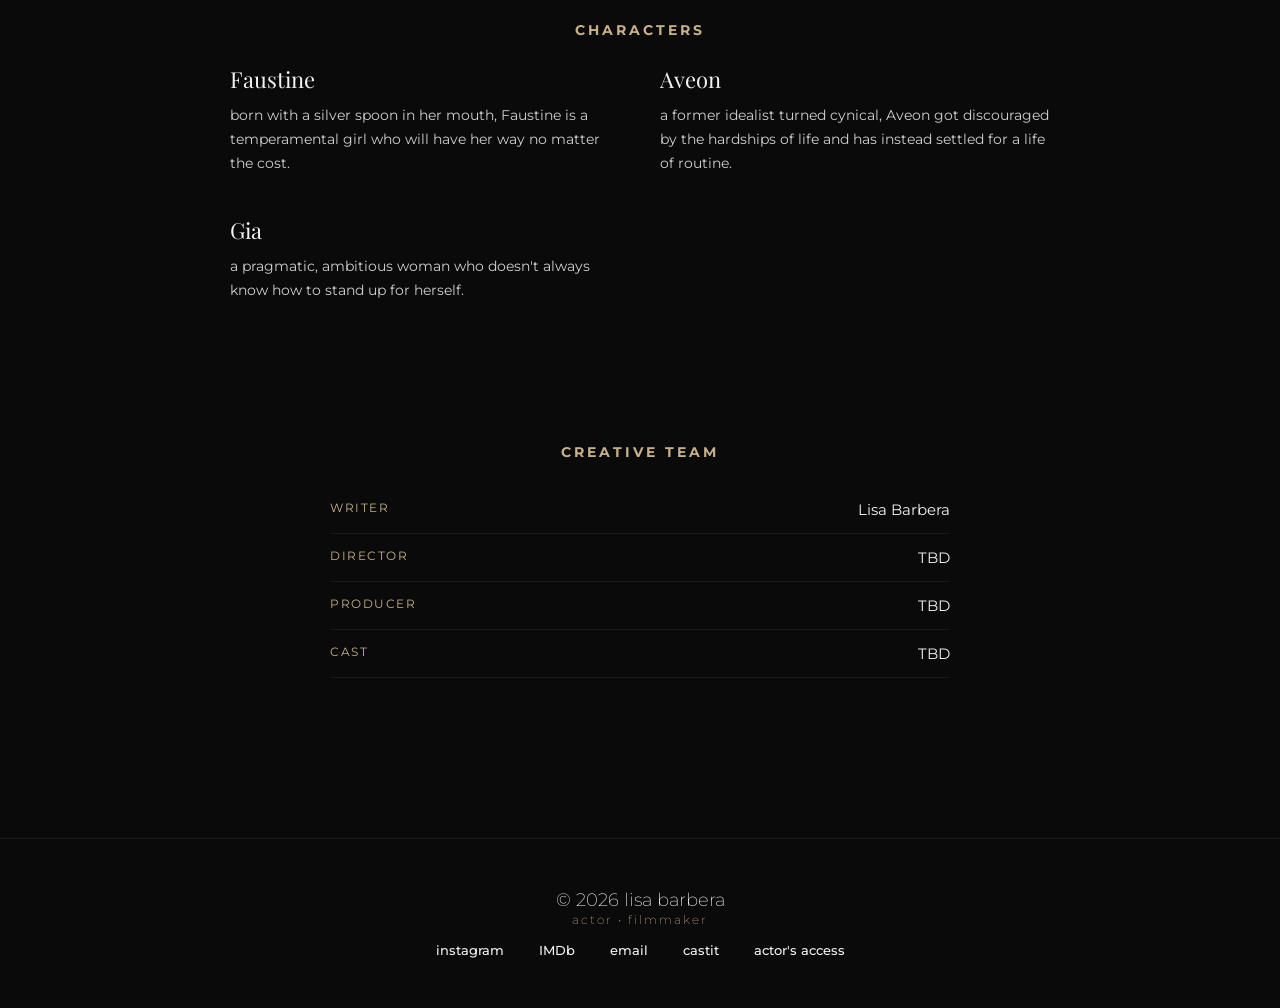
<file: anniversary.html>
<!DOCTYPE html>
<html lang="en">

<head>

<meta charset="UTF-8">

<meta name="viewport" content="width=device-width, initial-scale=1.0">

<title>Lisa Barbera | Anniversary</title>

<link rel="preconnect" href="https://fonts.googleapis.com">

<link rel="preconnect" href="https://fonts.gstatic.com" crossorigin>

<link href="https://fonts.googleapis.com/css2?family=Montserrat:wght@300;400;500;600&family=Playfair+Display:wght@400;500&display=swap" rel="stylesheet">

<link rel="stylesheet" href="css/styles.css">

<link rel="icon" type="image/png" href="images/camera.png">

</head>


<body>

    <header class="site-header">
        <nav>

            <a href="index.html" class="logo">
                <img src="images/signature.png" alt="Lisa Barbera signature">
            </a>

            <button class="menu-toggle" aria-label="Open menu">
                <span></span>
                <span></span>
                <span></span>
            </button>

            <div class="nav-links">
                <a href="acting.html">acting</a>
                <a href="index.html#filmmaking">filmmaking</a>
                <a href="#footer">contact</a>
            </div>

        </nav>
    </header>

    <main>

        <!-- HERO: full-bleed poster -->
        <!-- STAND-IN: swap the poster filename in the inline background-image below -->
        <section class="project-hero" style="background-image: url('images/anniversary-poster.jpg');">

            <div class="project-hero-content">

                <a class="back-link" href="index.html#filmmaking">← back to projects</a>

                <p class="page-hero-tagline">SHORT FILM • IN PRODUCTION</p>
                <h1 class="mirosela-title">Anniversary</h1>

            </div>

        </section>

        <!-- LOGLINE -->
        <section class="project-logline-section">
            <p class="project-logline">Faustine slowly descends into madness when her perfect plan is derailed, forcing her to confront a reality she's not quite ready to face...</p>
        </section>

        <!-- META DETAILS -->
        <section class="project-meta-section">
            <ul class="project-meta-list">
                <li><span>genre</span>horror</li>
                <li><span>format</span>short film</li>
                <li><span>vibes</span>obsession, romance, anxiety</li>
                <li><span>runtime</span>12 minutes</li>
            </ul>
        </section>

        <!-- SYNOPSIS -->
        <section class="project-synopsis-section">
            <h3 class="section-label">synopsis</h3>
            
            <p class="project-synopsis">Faustine has been planning tonight for months. Her dress is picked out, the dinner is booked in her head, and every detail of the anniversary she shares with Aveon is in place. Then a chance encounter in her building's elevator, and a car that won't pull out of the parking lot, start to unravel the evening. As the night strays further from the script she wrote, Faustine's grip on what is real begins to slip. </p>
            <p>Anniversary is a 12-minute horror film about obsession, the stories we tell ourselves about love, and how far someone will go to protect a fantasy.</p>
        </section>

        <!-- MOOD BOARD -->
        <section class="mood-board-section">
            <h3 class="section-label">mood board</h3>

            <div class="mood-board-grid">
                <img src="images/anniversary-mood-1.jpg" alt="Anniversary mood board image 1">
                <img src="images/anniversary-mood-2.jpg" alt="Anniversary mood board image 2">
                <img src="images/anniversary-mood-3.jpg" alt="Anniversary mood board image 3">
                <img src="images/anniversary-mood-4.jpg" alt="Anniversary mood board image 4">
                <img src="images/anniversary-mood-5.jpg" alt="Anniversary mood board image 5">
                <img src="images/anniversary-mood-6.jpg" alt="Anniversary mood board image 6">
                <img src="images/anniversary-mood-7.jpg" alt="Anniversary mood board image 7">
                <img src="images/anniversary-mood-8.jpg" alt="Anniversary mood board image 8">
            </div>
        </section>

        <!-- CHARACTERS -->
        <section class="characters-section">
            <h3 class="section-label">characters</h3>

            <div class="character-grid">
                <div class="character-card">
                    <h4>Faustine</h4>
                    <p>born with a silver spoon in her mouth, Faustine is a temperamental girl who will have her way no matter the cost.</p>
                </div>

                <div class="character-card">
                    <h4>Aveon</h4>
                    <p>a former idealist turned cynical, Aveon got discouraged by the hardships of life and has instead settled for a life of routine.</p>
                </div>

                <div class="character-card">
                    <h4>Gia</h4>
                    <p>a pragmatic, ambitious woman who doesn't always know how to stand up for herself.</p>
                </div>
            </div>
        </section>

        <!-- CREATIVE TEAM -->
        <section class="team-section">
            <h3 class="section-label">creative team</h3>

            <ul class="team-list">
                <li>
                    <span class="team-role">writer</span>
                    <span class="team-name">Lisa Barbera</span>
                </li>
                <li>
                    <span class="team-role">director</span>
                    <span class="team-name">TBD</span>
                </li>
                <li>
                    <span class="team-role">producer</span>
                    <span class="team-name">TBD</span>
                </li>
                <li>
                    <span class="team-role">cast</span>
                    <span class="team-name">TBD</span>
                </li>
            </ul>
        </section>

        <!-- TEASER / TRAILER 
        <section class="showreel-section">
            <h3 class="section-label">teaser</h3>

            <div class="video-wrapper">
                <iframe
                    src="https://www.youtube.com/embed/YOUR_VIDEO_ID"
                    title="Anniversary teaser"
                    frameborder="0"
                    allow="accelerometer; autoplay; clipboard-write; encrypted-media; gyroscope; picture-in-picture"
                    allowfullscreen>
                </iframe>
            </div>
        </section>
        -->

    </main>

    <footer id="footer">

        <p class="footer-name">
            © 2026 lisa barbera
        </p>

        <p class="footer-role">
            actor • filmmaker
        </p>

        <nav class="footer-links">

            <a href="https://www.instagram.com/lizabrb/" target="_blank" rel="noopener">instagram</a>

            <a href="https://www.imdb.com/name/nm18571433/?ref_=nv_sr_srsg_0_tt_1_nm_7_in_0_q_lisa%20barbera" target="_blank" rel="noopener">IMDb</a>

            <a href="mailto:actorlisabarbera@gmail.com">email</a>

            <a href="https://app.castittalent.com/LISABARBERA" target="_blank" rel="noopener">castit</a>

            <a href="https://resumes.actorsaccess.com/lisabarbera" target="_blank" rel="noopener">actor's access</a>

        </nav>

    </footer>

    <script src="js/script.js"></script>

</body>

</html>
</file>
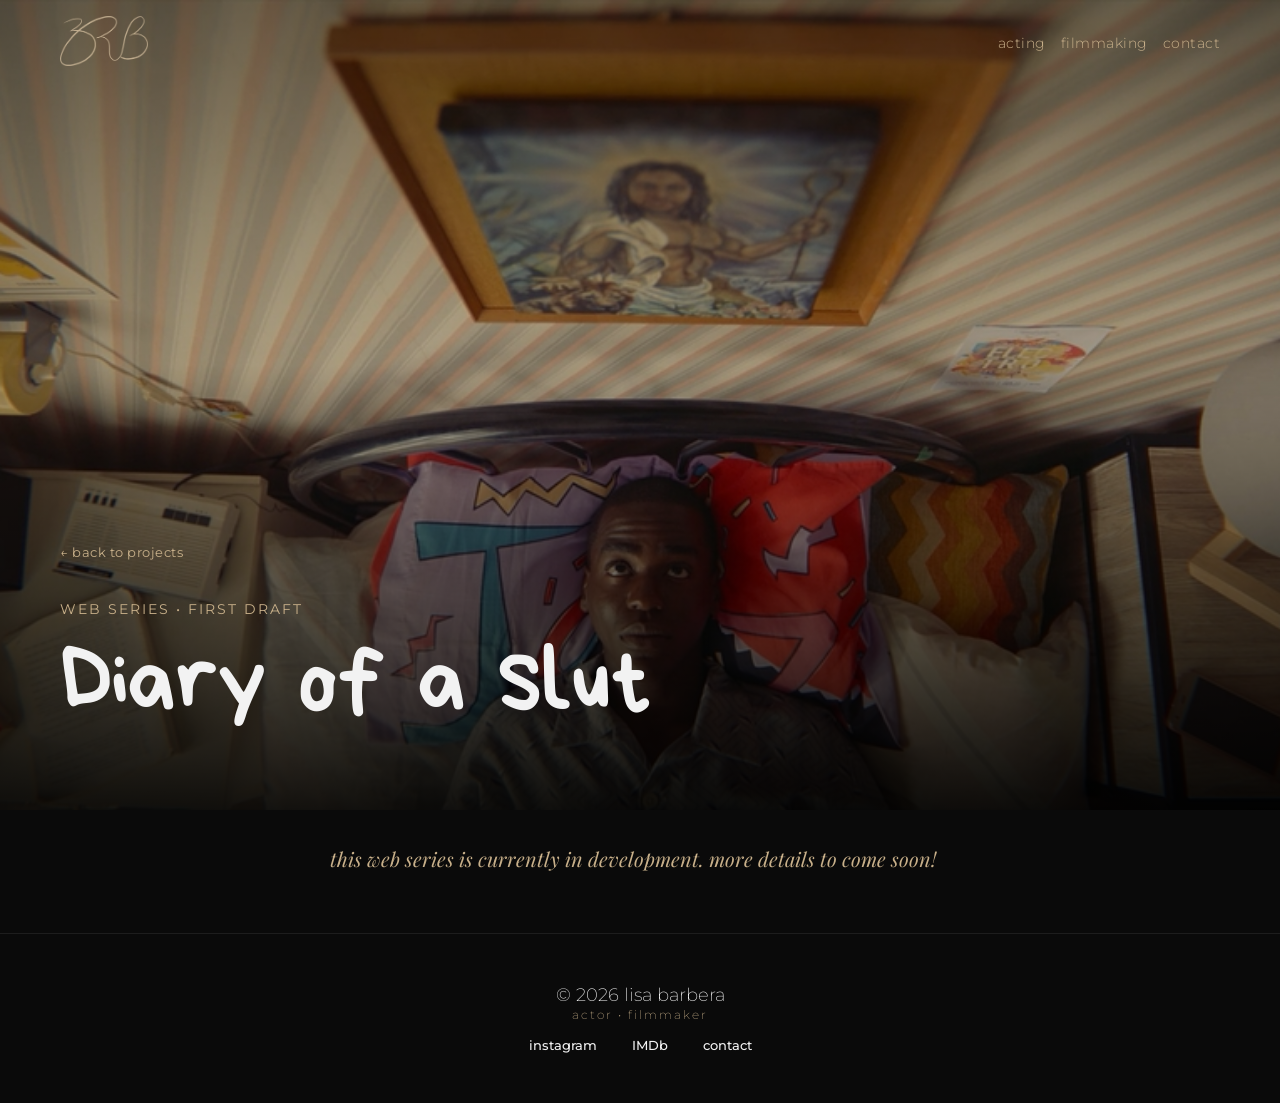
<file: diary-of-a-slut.html>
<!DOCTYPE html>
<html lang="en">

<head>

<meta charset="UTF-8">

<meta name="viewport" content="width=device-width, initial-scale=1.0">

<title>Lisa Barbera | Diary of a Slut</title>

<link rel="preconnect" href="https://fonts.googleapis.com">

<link rel="preconnect" href="https://fonts.gstatic.com" crossorigin>

<link href="https://fonts.googleapis.com/css2?family=Montserrat:wght@300;400;500;600&family=Playfair+Display:wght@400;500&display=swap" rel="stylesheet">

<link rel="stylesheet" href="css/styles.css">

<link rel="icon" type="image/png" href="images/camera.png">

</head>


<body>

    <header class="site-header">
        <nav>

            <a href="index.html" class="logo">
                <img src="images/signature.png" alt="Lisa Barbera signature">
            </a>

            <button class="menu-toggle" aria-label="Open menu">
                <span></span>
                <span></span>
                <span></span>
            </button>

            <div class="nav-links">
                <a href="acting.html">acting</a>
                <a href="index.html#filmmaking">filmmaking</a>
                <a href="#footer">contact</a>
            </div>

        </nav>
    </header>

    <main>

        <!-- HERO: full-bleed poster -->
        <!-- STAND-IN: swap the poster filename in the inline background-image below -->
        <section class="project-hero" style="background-image: url('images/diary-of-a-slut-poster.jpg');">

            <div class="project-hero-content">

                <a class="back-link" href="index.html#filmmaking">← back to projects</a>

                <p class="page-hero-tagline">WEB SERIES • FIRST DRAFT</p>
                <h1 class="handwritten-title">Diary of a Slut</h1>

            </div>

        </section>

         <!-- ANNOUNCEMENT -->
        <section class="project-announcement-section">
            <p>this web series is currently in development. more details to come soon!</p>
        </section>

        <!-- TO PUBLISH LATER: LOGLINE, SYNOPSIS, MOOD BOARD, CHARACTERS, CREATIVE TEAM
        <section class="project-logline-section">
            <p class="project-logline">Andrea navigates the hardships of dating for someone who still hasn't found the strength to love herself. </p>
        </section>

        <section class="project-meta-section">
            <ul class="project-meta-list">
                <li><span>genre</span>dramedy</li>
                <li><span>format</span>web series</li>
                <li><span>runtime</span>10 episodes, 2mins each</li>
            </ul>
        </section>

        <section class="project-synopsis-section">
            <h3 class="section-label">synopsis</h3>
            <p class="project-synopsis">Andrea is 'too much'. Too loud, too chubby, too shy, too basic, too lazyn too clumsy. </p>
        </section>

        <section class="mood-board-section">
            <h3 class="section-label">mood board</h3>

            <div class="mood-board-grid">
                <img src="images/diary-of-a-slut-mood-1.jpg" alt="Diary of a Slut mood board image 1">
                <img src="images/diary-of-a-slut-mood-2.jpg" alt="Diary of a Slut mood board image 2">
                <img src="images/diary-of-a-slut-mood-3.jpg" alt="Diary of a Slut mood board image 3">
                <img src="images/diary-of-a-slut-mood-4.jpg" alt="Diary of a Slut mood board image 4">
                <img src="images/diary-of-a-slut-mood-5.jpg" alt="Diary of a Slut mood board image 5">
                <img src="images/diary-of-a-slut-mood-6.jpg" alt="Diary of a Slut mood board image 6">
                <img src="images/diary-of-a-slut-mood-7.jpg" alt="Diary of a Slut mood board image 7">
                <img src="images/diary-of-a-slut-mood-8.jpg" alt="Diary of a Slut mood board image 8">
            </div>
        </section>

        <div style="position: relative; width: 100%; height: 0; padding-top: 56.2500%; padding-bottom: 0; box-shadow: 0 2px 8px 0 rgba(63,69,81,0.16); margin-top: 1.6em; margin-bottom: 0.9em; overflow: hidden; border-radius: 8px; will-change: transform;">
         <iframe loading="lazy" style="position: absolute; width: 100%; height: 100%; top: 0; left: 0; border: none; padding: 0;margin: 0;"
          src="https://www.canva.com/design/DAHWL-7MwbM/5k_YIN-jbH3pGWeUNwm1FA/view?embed" allowfullscreen="allowfullscreen" allow="fullscreen">
         </iframe>
        </div> 
        
        <section class="characters-section">
            <h3 class="section-label">characters</h3>

            <div class="character-grid">
                <div class="character-card">
                    <h4>Andrea</h4>
                    <p>Andrea struggles to love herself, so she quests for people who will do it for her. </p>
                </div>

                <div class="character-card">
                    <h4>Daphne</h4>
                    <p>bold, empowered and flirtatious, Daphne struggles with commitment and has a hard time coming to terms with her identity. Her strong personality puts her in a box that she sometimes has trouble escaping, and she ends up lacking real connection for fear of losing her independence.</p>
                </div>

                <div class="character-card">
                    <h4>Oliver</h4>
                    <p>a quiet but strong person who sometimes struggles to make himself heard. Olive is the calm within the storm and the most reliable friend in the group.</p>
                </div>
            </div>
        </section>

        <section class="team-section">
            <h3 class="section-label">creative team</h3>

            <ul class="team-list">
                <li>
                    <span class="team-role">writer / director</span>
                    <span class="team-name">[Name]</span>
                </li>
                <li>
                    <span class="team-role">producer</span>
                    <span class="team-name">[Name]</span>
                </li>
                <li>
                    <span class="team-role">cast</span>
                    <span class="team-name">[Name] as [Character]</span>
                </li>
            </ul>
        </section>

        <section class="showreel-section">
            <h3 class="section-label">teaser</h3>

            <div class="video-wrapper">
                <iframe
                    src="https://www.youtube.com/embed/YOUR_VIDEO_ID"
                    title="Diary of a Slut teaser"
                    frameborder="0"
                    allow="accelerometer; autoplay; clipboard-write; encrypted-media; gyroscope; picture-in-picture"
                    allowfullscreen>
                </iframe>
            </div>
        </section> 
        -->
    </main>

    <footer id="footer">

        <p class="footer-name">
            © 2026 lisa barbera
        </p>

        <p class="footer-role">
            actor • filmmaker
        </p>

        <nav class="footer-links">

            <a href="https://www.instagram.com/lizabrb/">instagram</a>

            <a href="https://www.imdb.com/name/nm18571433/">IMDb</a>

            <a href="mailto:you@email.com">contact</a>

        </nav>

    </footer>

    <script src="js/script.js"></script>

</body>

</html>
</file>
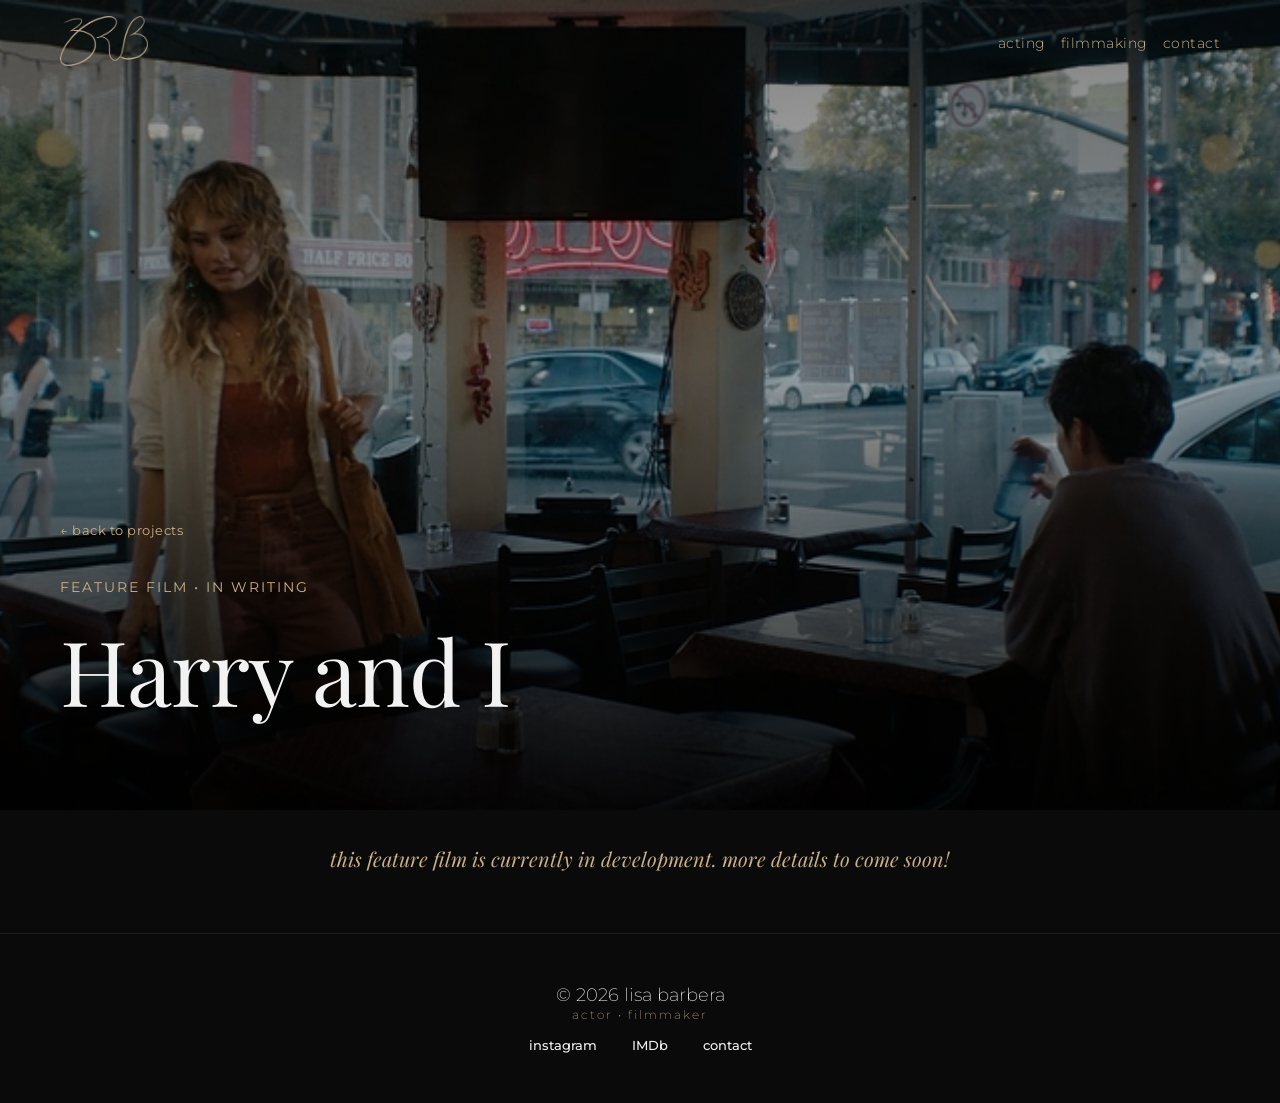
<file: harry-and-i.html>
<!DOCTYPE html>
<html lang="en">

<head>

<meta charset="UTF-8">

<meta name="viewport" content="width=device-width, initial-scale=1.0">

<title>Lisa Barbera | Harry and I</title>

<link rel="preconnect" href="https://fonts.googleapis.com">

<link rel="preconnect" href="https://fonts.gstatic.com" crossorigin>

<link href="https://fonts.googleapis.com/css2?family=Montserrat:wght@300;400;500;600&family=Playfair+Display:wght@400;500&display=swap" rel="stylesheet">

<link rel="stylesheet" href="css/styles.css">

<link rel="icon" type="image/png" href="images/camera.png">

</head>


<body>

    <header class="site-header">
        <nav>

            <a href="index.html" class="logo">
                <img src="images/signature.png" alt="Lisa Barbera signature">
            </a>

            <button class="menu-toggle" aria-label="Open menu">
                <span></span>
                <span></span>
                <span></span>
            </button>

            <div class="nav-links">
                <a href="acting.html">acting</a>
                <a href="index.html#filmmaking">filmmaking</a>
                <a href="#footer">contact</a>
            </div>

        </nav>
    </header>

    <main>

        <!-- HERO: full-bleed poster -->
        <!-- STAND-IN: swap the poster filename in the inline background-image below -->
        <section class="project-hero" style="background-image: url('images/harry-and-i-poster.jpg');">

            <div class="project-hero-content">

                <a class="back-link" href="index.html#filmmaking">← back to projects</a>

                <p class="page-hero-tagline">FEATURE FILM • IN WRITING</p>
                <h1>Harry and I</h1>

            </div>

        </section>

          <!-- ANNOUNCEMENT -->
        <section class="project-announcement-section">
            <p class="project-announcement">this feature film is currently in development. more details to come soon!</p>
        </section>

        <!-- TO PUBLISH LATER: LOGLINE, SYNOPSIS, MOOD BOARD, CHARACTERS, CREATIVE TEAM
        <section class="project-logline-section">
            <p class="project-logline">[Logline — a single sentence that pitches the whole film]</p>
        </section>

        <section class="project-meta-section">
            <ul class="project-meta-list">
                <li><span>genre</span>[Genre]</li>
                <li><span>format</span>feature film</li>
                <li><span>runtime</span>120 mins</li>
            </ul>
        </section>

        <section class="project-synopsis-section">
            <h3 class="section-label">synopsis</h3>
            <p class="project-synopsis">[A longer summary of the story — a few paragraphs is fine, this can run longer than the logline. Break into multiple &lt;p&gt; tags if needed.]</p>
        </section>

        <section class="mood-board-section">
            <h3 class="section-label">mood board</h3>

            <div class="mood-board-grid"
                <img src="images/harry-and-i-mood-1.jpg" alt="Harry and I mood board image 1">
                <img src="images/harry-and-i-mood-2.jpg" alt="Harry and I mood board image 2">
                <img src="images/harry-and-i-mood-3.jpg" alt="Harry and I mood board image 3">
                <img src="images/harry-and-i-mood-4.jpg" alt="Harry and I mood board image 4">
            </div>
        </section>

        <section class="characters-section">
            <h3 class="section-label">characters</h3>

            <div class="character-grid">
                <div class="character-card">
                    <h4>Elle</h4>
                    <p>[A sentence or two describing who they are and what they want]</p>
                </div>

                <div class="character-card">
                    <h4>Harry</h4>
                    <p>[A sentence or two describing who they are and what they want]</p>
                </div>
            </div>
        </section>

        <section class="team-section">
            <h3 class="section-label">creative team</h3>

            <ul class="team-list">
                <li>
                    <span class="team-role">writer</span>
                    <span class="team-name">[Name]</span>
                </li>
                <li>
                    <span class="team-role">producer</span>
                    <span class="team-name">[Name]</span>
                </li>
                <li>
                    <span class="team-role">cast</span>
                    <span class="team-name">[Name] as [Character]</span>
                </li>
            </ul>

            -->
        </section> 

    </main>

    <footer id="footer">

        <p class="footer-name">
            © 2026 lisa barbera
        </p>

        <p class="footer-role">
            actor • filmmaker
        </p>

        <nav class="footer-links">

            <a href="https://www.instagram.com/lizabrb/">instagram</a>

            <a href="https://www.imdb.com/name/nm18571433/">IMDb</a>

            <a href="mailto:you@email.com">contact</a>

        </nav>

    </footer>

    <script src="js/script.js"></script>

</body>

</html>
</file>
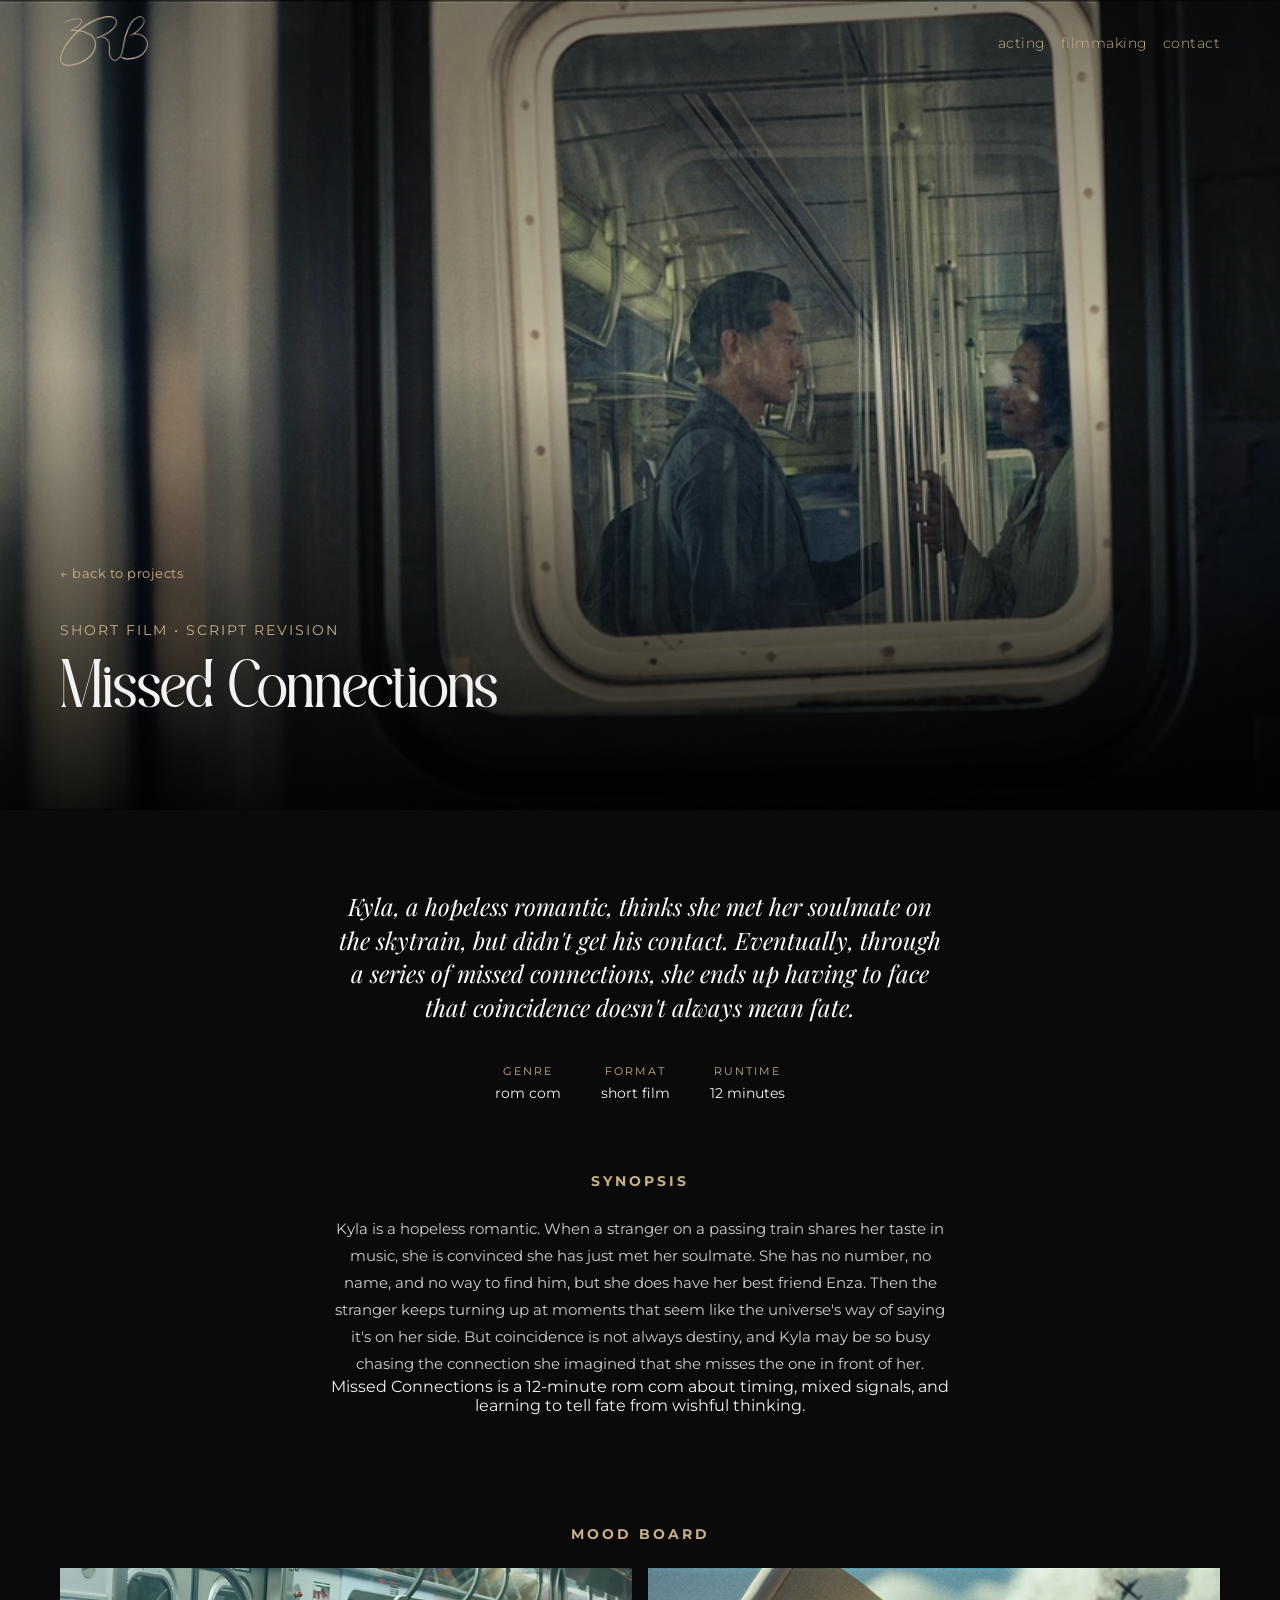
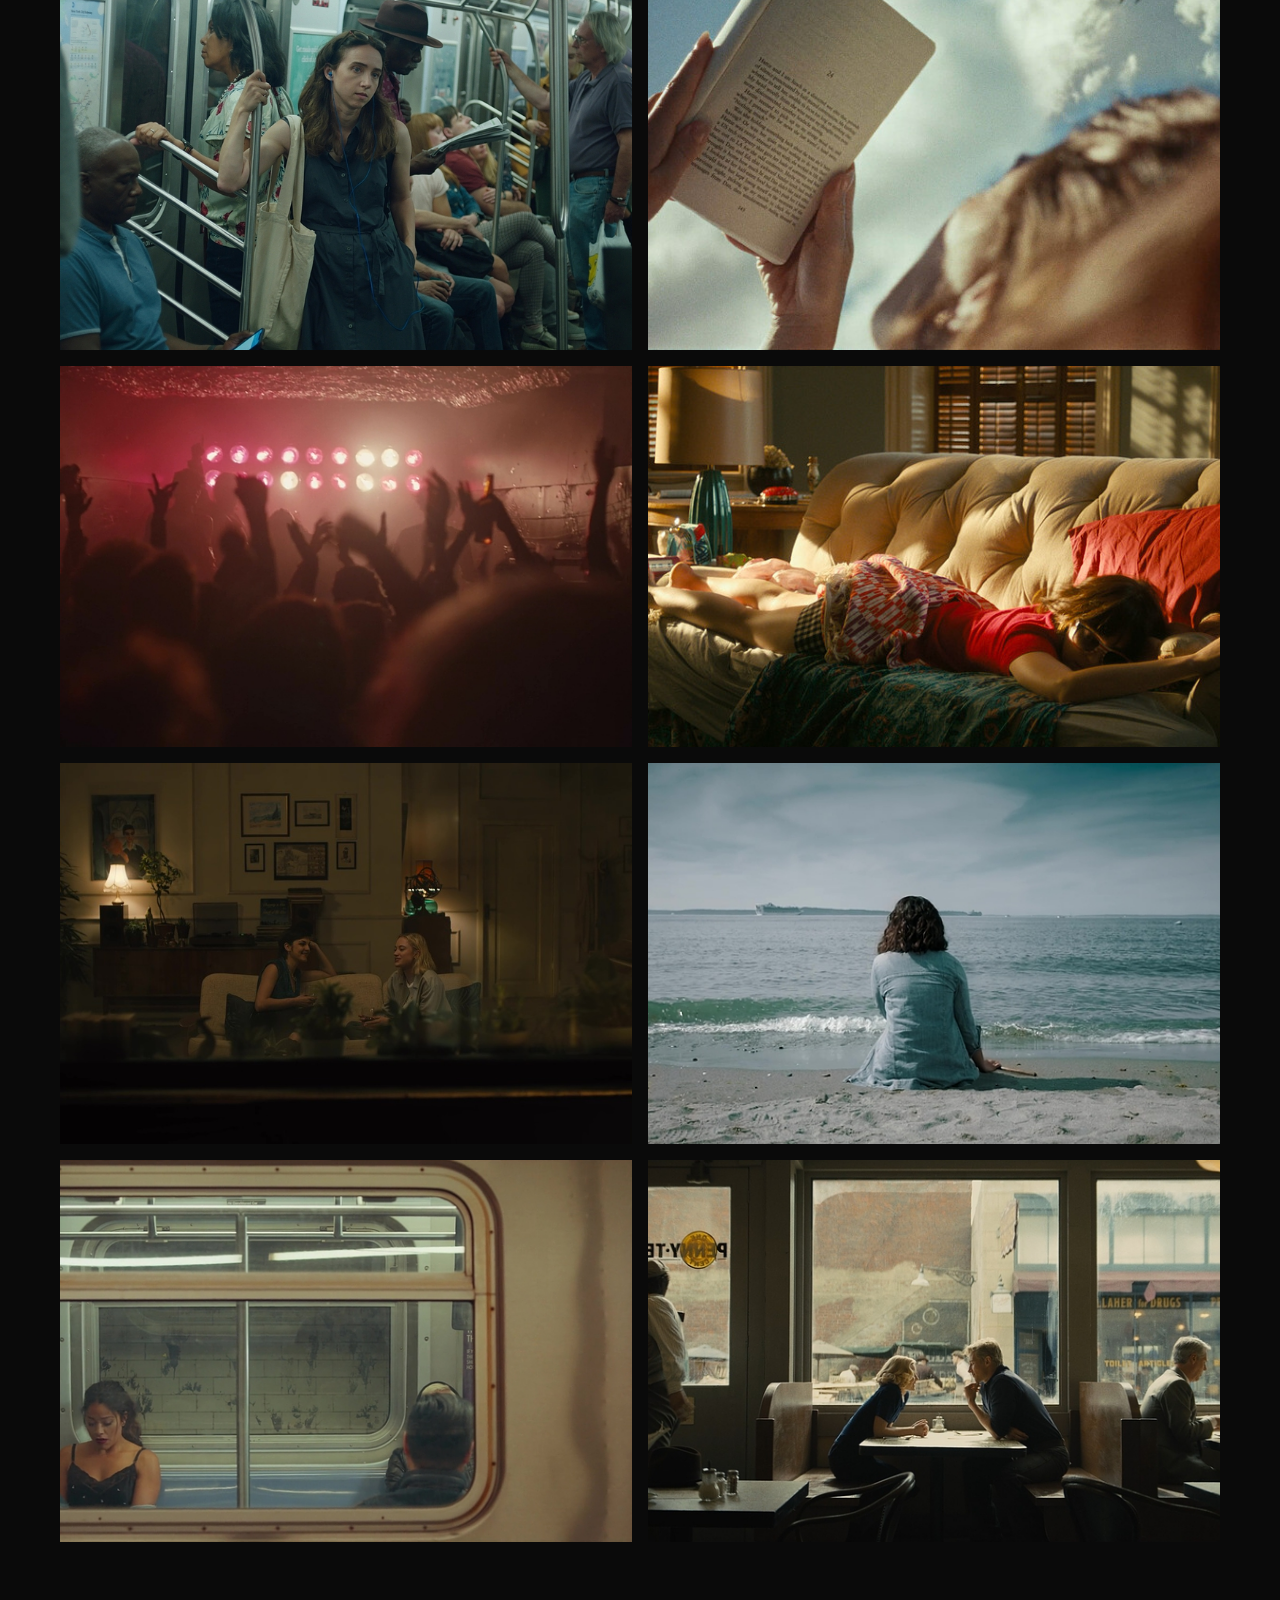
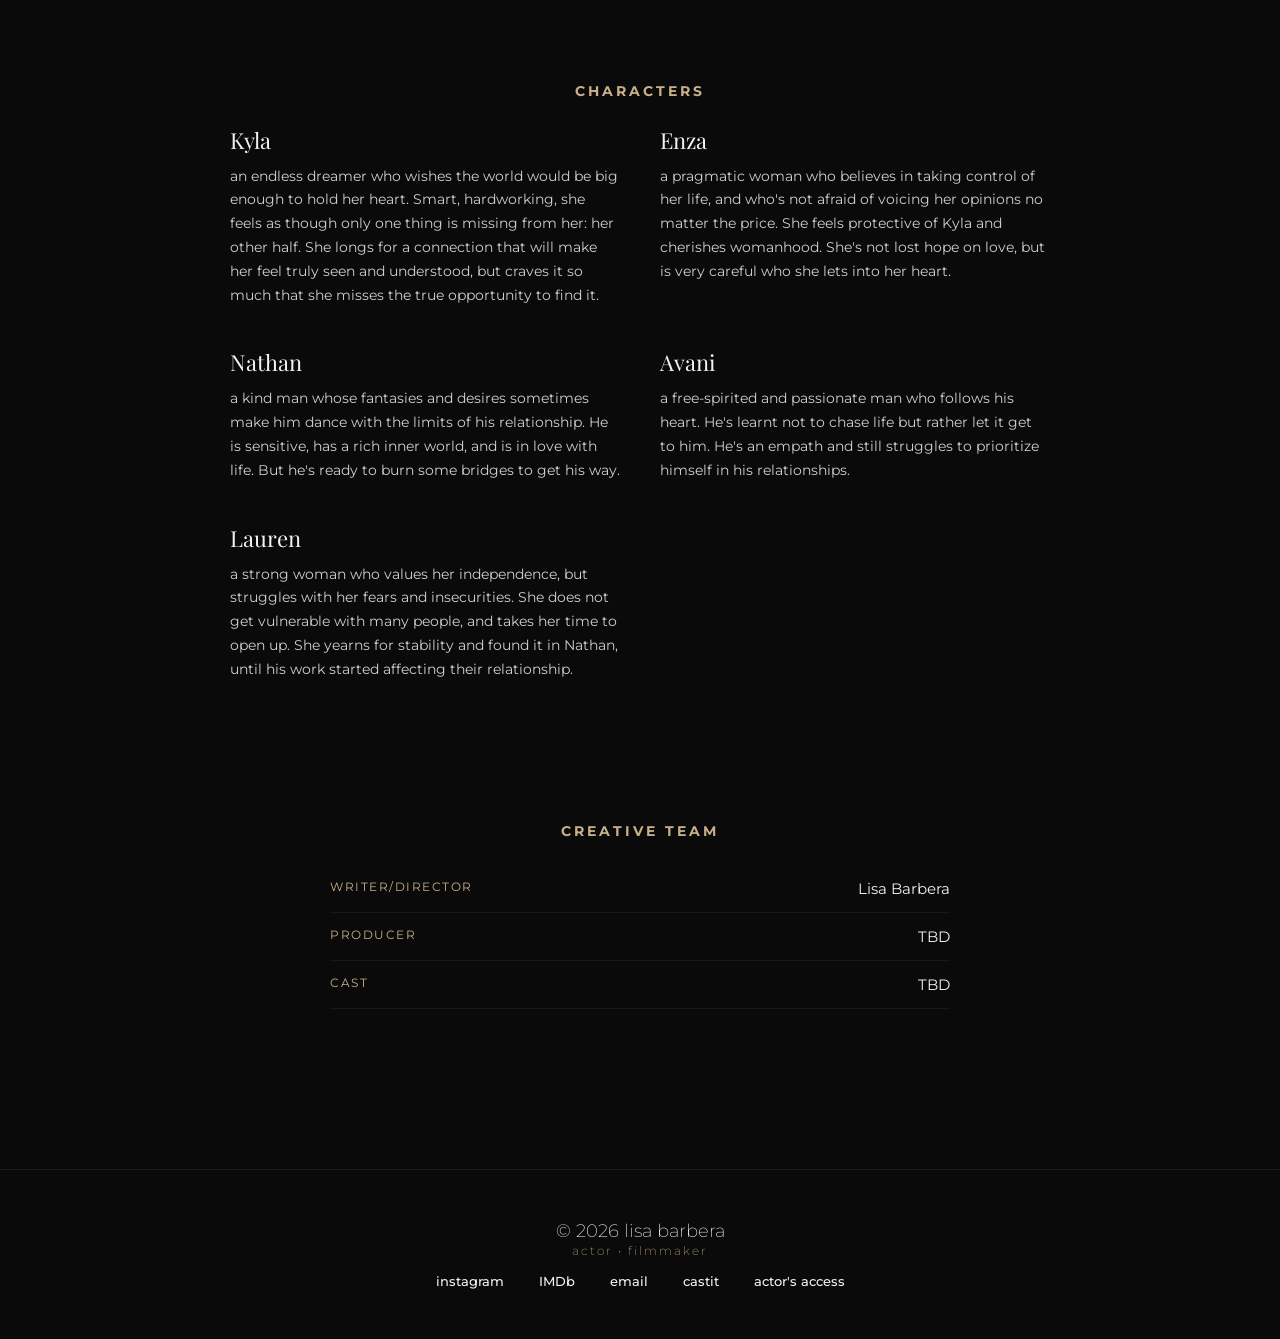
<file: missed-connections.html>
<!DOCTYPE html>
<html lang="en">

<head>

<meta charset="UTF-8">

<meta name="viewport" content="width=device-width, initial-scale=1.0">

<title>Lisa Barbera | Missed Connections</title>

<link rel="preconnect" href="https://fonts.googleapis.com">

<link rel="preconnect" href="https://fonts.gstatic.com" crossorigin>

<link href="https://fonts.googleapis.com/css2?family=Montserrat:wght@300;400;500;600&family=Playfair+Display:wght@400;500&display=swap" rel="stylesheet">

<link rel="stylesheet" href="css/styles.css">

<link rel="icon" type="image/png" href="images/camera.png">

</head>


<body>

    <header class="site-header">
        <nav>

            <a href="index.html" class="logo">
                <img src="images/signature.png" alt="Lisa Barbera signature">
            </a>

            <button class="menu-toggle" aria-label="Open menu">
                <span></span>
                <span></span>
                <span></span>
            </button>

            <div class="nav-links">
                <a href="acting.html">acting</a>
                <a href="index.html#filmmaking">filmmaking</a>
                <a href="#footer">contact</a>
            </div>

        </nav>
    </header>

    <main>

        <!-- HERO: full-bleed poster -->
        <!-- STAND-IN: swap the poster filename in the inline background-image below -->
        <section class="project-hero" style="background-image: url('images/missed-connections-poster.jpg');">

            <div class="project-hero-content">

                <a class="back-link" href="index.html#filmmaking">← back to projects</a>

                <p class="page-hero-tagline">SHORT FILM • SCRIPT REVISION</p>
                <h1 class="mc-title">Missed Connections</h1>

            </div>

        </section>

        <!-- LOGLINE -->
        <section class="project-logline-section">
            <p class="project-logline">Kyla, a hopeless romantic, thinks she met her soulmate on the skytrain, but didn't get his contact. Eventually, through a series of missed connections, she ends up having to face that coincidence doesn't always mean fate.</p>
        </section>

        <!-- META DETAILS -->
        <section class="project-meta-section">
            <ul class="project-meta-list">
                <li><span>genre</span>rom com</li>
                <li><span>format</span>short film</li>
                <li><span>runtime</span>12 minutes</li>
            </ul>
        </section>

        <!-- SYNOPSIS -->
        <section class="project-synopsis-section">
            <h3 class="section-label">synopsis</h3>
            
            <p class="project-synopsis">Kyla is a hopeless romantic. When a stranger on a passing train shares her taste in music, she is convinced she has just met her soulmate. She has no number, no name, and no way to find him, but she does have her best friend Enza. Then the stranger keeps turning up at moments that seem like the universe's way of saying it's on her side. But coincidence is not always destiny, and Kyla may be so busy chasing the connection she imagined that she misses the one in front of her. </p>
            <p>Missed Connections is a 12-minute rom com about timing, mixed signals, and learning to tell fate from wishful thinking.</p>
        </section>

        <!-- MOOD BOARD -->
        <section class="mood-board-section">
            <h3 class="section-label">mood board</h3>

            <div class="mood-board-grid">
                <!-- STAND-IN: repeat/edit for each still or reference image -->
                <img src="images/missed-connections-mood-1.jpg" alt="Missed Connections mood board image 1">
                <img src="images/missed-connections-mood-2.jpg" alt="Missed Connections mood board image 2">
                <img src="images/missed-connections-mood-3.jpg" alt="Missed Connections mood board image 3">
                <img src="images/missed-connections-mood-4.jpg" alt="Missed Connections mood board image 4">
                <img src="images/missed-connections-mood-5.jpg" alt="Missed Connections mood board image 5">
                <img src="images/missed-connections-mood-6.jpg" alt="Missed Connections mood board image 6">
                <img src="images/missed-connections-mood-7.jpg" alt="Missed Connections mood board image 7">
                <img src="images/missed-connections-mood-8.jpg" alt="Missed Connections mood board image 8">
            </div>
        </section>

        <!-- CHARACTERS -->
        <section class="characters-section">
            <h3 class="section-label">characters</h3>

            <div class="character-grid">
                <div class="character-card">
                    <h4>Kyla</h4>
                    <p>an endless dreamer who wishes the world would be big enough to hold her heart. Smart, hardworking, she feels as though only one thing is missing from her: her other half. She longs for a connection that will make her feel truly seen and understood, but craves it so much that she misses the true opportunity to find it.</p>
                </div>

                <div class="character-card">
                    <h4>Enza</h4>
                    <p>a pragmatic woman who believes in taking control of her life, and who's not afraid of voicing her opinions no matter the price. She feels protective of Kyla and cherishes womanhood. She's not lost hope on love, but is very careful who she lets into her heart.</p>
                </div>

                <div class="character-card">
                    <h4>Nathan</h4>
                    <p>a kind man whose fantasies and desires sometimes make him dance with the limits of his relationship. He is sensitive, has a rich inner world, and is in love with life. But he's ready to burn some bridges to get his way.</p>
                </div>

                <div class="character-card">
                    <h4>Avani</h4>
                    <p>a free-spirited and passionate man who follows his heart. He's learnt not to chase life but rather let it get to him. He's an empath and still struggles to prioritize himself in his relationships.</p>
                </div>

                <div class="character-card">
                    <h4>Lauren</h4>
                    <p>a strong woman who values her independence, but struggles with her fears and insecurities. She does not get vulnerable with many people, and takes her time to open up. She yearns for stability and found it in Nathan, until his work started affecting their relationship.</p>
                </div>
            </div>
        </section>

        <!-- CREATIVE TEAM -->
        <section class="team-section">
            <h3 class="section-label">creative team</h3>

            <ul class="team-list">
                <!-- STAND-IN: repeat this li for each role -->
                <li>
                    <span class="team-role">writer/director</span>
                    <span class="team-name">Lisa Barbera</span>
                </li>
                <li>
                    <span class="team-role">producer</span>
                    <span class="team-name">TBD</span>
                </li>
                <li>
                    <span class="team-role">cast</span>
                    <span class="team-name">TBD</span>
                </li>
            </ul>
        </section>

        <!-- TEASER / TRAILER 
        <section class="showreel-section">
            <h3 class="section-label">teaser</h3>

            <div class="video-wrapper">
                <iframe
                    src="https://www.youtube.com/embed/YOUR_VIDEO_ID"
                    title="Missed Connections teaser"
                    frameborder="0"
                    allow="accelerometer; autoplay; clipboard-write; encrypted-media; gyroscope; picture-in-picture"
                    allowfullscreen>
                </iframe>
            </div>
        </section>
        -->
    </main>

    <footer id="footer">

        <p class="footer-name">
            © 2026 lisa barbera
        </p>

        <p class="footer-role">
            actor • filmmaker
        </p>

        <nav class="footer-links">

            <a href="https://www.instagram.com/lizabrb/" target="_blank" rel="noopener">instagram</a>

            <a href="https://www.imdb.com/name/nm18571433/?ref_=nv_sr_srsg_0_tt_1_nm_7_in_0_q_lisa%20barbera" target="_blank" rel="noopener">IMDb</a>

            <a href="mailto:actorlisabarbera@gmail.com">email</a>

            <a href="https://app.castittalent.com/LISABARBERA" target="_blank" rel="noopener">castit</a>

            <a href="https://resumes.actorsaccess.com/lisabarbera" target="_blank" rel="noopener">actor's access</a>

        </nav>

    </footer>

    <script src="js/script.js"></script>

</body>

</html>
</file>
<file: css/styles.css>
* {
    margin: 0;
    padding: 0;
    box-sizing: border-box;
}

:root {
    --accent-color: #C8B08A;
}

body {
    background: #0a0a0a;
    color: #f2f2f2;
    font-family: "Montserrat", sans-serif;
}

h1, h2 {
    font-family: "Playfair Display", serif;
    font-weight: 400;
}

@font-face {
    font-family: "Bryndan Write";
    src: url("../fonts/BryndanWrite.ttf") format("truetype");
    font-weight: normal;
    font-style: normal;
}

@font-face {
    font-family: "Zentura";
    src: url("../fonts/Zentura.ttf") format("truetype");
    font-weight: normal;
    font-style: normal;
}

@font-face {
    font-family: "Mirosela";
    src: url("../fonts/Mirosela.otf") format("truetype");
    font-weight: normal;
    font-style: normal;
}

/* NAVIGATION */

.site-header{
    position: fixed;
    top: 0;
    left: 0;
    width: 100%;
    z-index: 100;
    transition:
        background-color .35s ease,
        backdrop-filter .35s ease;
}

header nav{
    width: 100%;
    padding: 16px 60px;
    display:flex;
    justify-content:space-between;
    align-items:center;
    transition:padding .35s ease;
}

.site-header.scrolled{
    background:rgba(10,10,10,.18);
    backdrop-filter:blur(6px);
    -webkit-backdrop-filter:blur(6px);
}

.site-header.scrolled nav{
    padding: 16px 30px;
}

.logo img {
    width: auto;
    height: 50px;
}

.nav-links {
    display: flex;
    gap: 15px;
}

.nav-links a {
    position: relative;
    display: inline-block;
    padding: 6px 0;
    color: var(--accent-color);
    text-decoration: none;
    font-size: 14px;
    font-weight: 300;
    letter-spacing: 0.5px;
}

.nav-links a::after{
    content:"";
    position:absolute;
    left:0;
    bottom:-6px;
    width:0;
    height:1px;
    background:var(--accent-color);
    transition:width .3s ease;
}

.nav-links a:hover::after{
    width:100%;
}

/* HAMBURGER */

.menu-toggle {
    display: none;
    background: none;
    border: none;
    cursor: pointer;
}

.menu-toggle span {
    display: block;
    width: 25px;
    height: 1px;
    background: var(--accent-color);
    margin: 6px 0;
}

/* HERO */

.hero {
    position: relative;
    overflow: hidden;
    height: 100vh;
    display:flex;
    justify-content:center;
    align-items:center;
    text-align:center;
    background-image:
        linear-gradient(
            rgba(0,0,0,.72),
            rgba(0,0,0,.50),
            rgba(0,0,0,.70)
        ),
        url("../images/hero.jpg");

    background-size:cover;
    background-position:center;
}

    .hero h1 {
        font-size: clamp(70px, 10vw, 140px);
        letter-spacing: -1px;
        font-weight: 400;
        line-height: 1;
        text-transform: none;

    }

    .hero p{
        margin-top:22px;
        font-size:15px;
        letter-spacing:2px;
        font-weight:300;
        color: var(--accent-color);
    }

    .hero-content {
        animation: fadeIn 2s ease forwards;
        max-width:1200px;
        padding:0 30px;
    }

    @keyframes fadeIn {
        from {
            opacity: 0;
            transform: translateY(20px);
        }

        to {
            opacity: 1;
            transform: translateY(0);
        }
    }
 
/* PORTFOLIO SECTION */

.portfolio-section {
    min-height:auto;
    padding:80px 80px;
    display:flex;
    justify-content:center;
    align-items:center;
    text-align:center;
}

.section-content h2 {
    font-family:"Playfair Display", serif;
    font-size:clamp(60px, 10vw, 120px);
    font-weight:400;
    letter-spacing:-3px;
}

.section-content p {
    margin-top:20px;
    color:var(--accent-color);
    letter-spacing:0px;
}

.section-content a {
    display:inline-block;
    margin-top:50px;
    color:white;
    text-decoration:none;
    font-size:14px;
}

/* ACTRESS SECTION */

.actress-section {
    display:flex;
    justify-content:center;
    align-items:center;
    gap:60px;
}

.actress-image{
    overflow:hidden;
}

.actress-image img {
    width:220px;
    height:330px;
    object-fit:cover;
     transition:transform .6s ease;
}

.actress-image:hover img{
    transform:scale(1.04);
}

.actress-image.left {
    transform:translateY(-40px);
}

.actress-image.right {
    transform:translateY(40px);
}

/* FILMMAKER SECTION */

.filmmaker-section {
    background: #0a0a0a;
}

.director-statement {
    margin: 35px auto;
    max-width: 620px;
    font-family: "Playfair Display", serif;
    font-size: 20px;
    font-style: italic;
    font-weight: 400;
    line-height: 1.4;
    color: white!important;
    text-transform: lowercase;
}

.blurb {
    margin: 35px auto;
    max-width: 620px;
    font-family: "Montserrat", serif;
    font-size: 16px;
    font-weight: 400;
    line-height: 1.4;
    color: var(--accent-color);
    text-transform: lowercase;
}

.current-projects{
    width:100%;
    max-width:1200px;
    margin:90px auto 0;
    text-align:left;
}

.current-projects h3{
    font-family:"Montserrat",sans-serif;
    font-size:20px;
    letter-spacing:0px;
    margin-bottom:10px;
    text-align:left;
}

.projects-grid{
    display:grid;
    grid-template-columns:repeat(2, minmax(0,1fr));
    gap:60px 100px;
}

.project-link{
    display:block;
    text-decoration:none;
    color:inherit;
    transition:opacity .25s ease;
}

.project-link:hover{
    opacity:.65;
}

.project h4{
    font-family:"Playfair Display",serif;
    font-size:30px;
    font-weight:400;
    line-height:1.2;
    letter-spacing:0px;
    margin:0;
}

.project-number{
    font-family:"Montserrat",sans-serif;
    font-size:14px;
    letter-spacing:2px;
    color:var(--accent-color);
    display:inline-block;
    width:75px;
    margin-right:5px;
    vertical-align:super;
}

.project p{
    margin-left: 90px;
    font-family:"Montserrat",sans-serif;
    font-size:14px;
    letter-spacing:3px;
    text-transform:uppercase;
    color:var(--accent-color);
}

/* FOOTER */

footer {
    border-top:1px solid rgba(255,255,255,.08);
    margin-top:60px;
    padding:50px 60px;
    text-align:center;
}

.footer-name {
    font-family:"Montserrat", serif;
    font-size:18px;
    font-weight:200;
    letter-spacing:0px;
    margin-bottom:1px;
}

.footer-role {
    color:var(--accent-color);
    font-size:12px;
    letter-spacing:2px;
    text-transform:lowercase;
    font-weight:200;
    margin-bottom:15px;
}

.footer-links {
    display:flex;
    justify-content:center;
    gap:35px;
}

.footer-links a {
    color:#f2f2f2;
    text-decoration:none;
    font-size:13px;
    letter-spacing:0px;
    font-weight:500;
    transition:color .3s ease;
}

.footer-links a:hover {
    color:var(--accent-color);
}

/* MOBILE */

@media (max-width:768px) {

    header nav{
    padding:20px 18px;  
    }

    .logo img {
        width: 110px;
    }

    .menu-toggle {
        display: block;
    }

    .nav-links {
        position: absolute;
        top: 90px;
        left: 0;
        width: 100%;
        background: rgba(10, 10, 10, .45);
        backdrop-filter: blur(18px);
        -webkit-backdrop-filter: blur(18px);
        flex-direction: column;
        align-items: center;
        gap: 25px;
        padding: 40px 0;
        display: none;
    }

    .nav-links.active {
        display: flex;
    }

    .nav-links a {
        font-size: 14px;
    }

    .hero h1 {
        font-size: 52px;
        line-height: 0.95;
        letter-spacing: -1px;
    }

    .hero p {
    font-size: 13px;
    letter-spacing: 1.5px;
    }

    .hero {
        padding: 0 24px;
        background-image:
        linear-gradient(
            rgba(0,0,0,.82),
            rgba(0,0,0,.45),
            rgba(0,0,0,.78)
        ),
        url("../images/hero.jpg");
    }

    .hero-content{
        transform: translateY(50px);
    }

    .projects-grid{
        grid-template-columns:1fr;
        gap:40px;
    }

    .current-projects{
        max-width:100%;
    }

    .project p{
        margin-left:75px;
        letter-spacing:2px;
    }

}

/* SMOOTH ANCHOR SCROLLING for nav links (filmmaking section + footer) */
 
html {
    scroll-behavior: smooth;
}
 
/* Offsets the jump so the fixed header doesn't cover the top of the section */
#filmmaking,
#footer {
    scroll-margin-top: 90px;
}
 
/* HOMEPAGE FILMMAKER SECTION — clickable project poster grid */
/* Add id="filmmaking" to the existing <section class="portfolio-section filmmaker-section"> on index.html */
 
.project-cards-grid {
    display: grid;
    grid-template-columns: repeat(2, minmax(0, 1fr));
    gap: 40px;
}
 
.project-card {
    position: relative;
    display: block;
    aspect-ratio: 16 / 9;
    overflow: hidden;
    text-decoration: none;
    color: inherit;
}
 
.project-card img {
    width: 100%;
    height: 100%;
    object-fit: cover;
    transition: transform .6s ease;
}
 
.project-card:hover img {
    transform: scale(1.05);
}
 
.project-card-overlay {
    position: absolute;
    left: 0;
    bottom: 0;
    width: 100%;
    padding: 24px 26px;
    background: linear-gradient(to top, rgba(0,0,0,.85), rgba(0,0,0,0) 80%);
}
 
.project-card-overlay h4 {
    font-family: "Playfair Display", serif;
    font-size: 26px;
    font-weight: 400;
}
 
.project-card-overlay p {
    margin-top: 6px;
    font-size: 12px;
    letter-spacing: 2px;
    text-transform: uppercase;
    color: var(--accent-color);
}
 
/* RESUME HEADER: headshot gallery left / comp card right */
 
.resume-header {
    display: flex;
    align-items: center;
    gap: 70px;
    min-height: 100vh;
    padding: 160px 40px 100px;
    flex-wrap: wrap;
}
 
.headshot-gallery-side {
    flex: 1 1 420px;
    display: grid;
    grid-template-columns: repeat(2, 1fr);
    gap: 16px;
}
 
.headshot-gallery-side img {
    width: 100%;
    aspect-ratio: 3 / 4;
    object-fit: cover;
    transition: transform .5s ease;
}
 
.headshot-gallery-side img:hover {
    transform: scale(1.03);
}
 
.headshot-gallery-side img:nth-child(5) {
    grid-column: 1 / -1;
    aspect-ratio: 16 / 9;
}
 
.comp-card {
    flex: 1 1 300px;
    max-width: 360px;
}
 
.comp-card h1 {
    font-family: "Playfair Display", serif;
    font-size: clamp(32px, 6vw, 52px);
    font-weight: 400;
    letter-spacing: -1px;
}
 
.page-hero-tagline {
    margin-top: 16px;
    color: var(--accent-color);
    font-size: 14px;
    letter-spacing: 2px;
}
 
.comp-card-details {
    list-style: none;
    margin-top: 35px;
    display: flex;
    flex-direction: column;
    gap: 14px;
}
 
.comp-card-details li {
    font-size: 15px;
    letter-spacing: .5px;
}
 
.comp-card-details li span {
    display: block;
    color: var(--accent-color);
    font-size: 11px;
    letter-spacing: 2px;
    text-transform: uppercase;
    margin-bottom: 4px;
}
 
/* SHARED SECTION LABEL */
 
.section-label {
    font-family: "Montserrat", sans-serif;
    font-size: 14px;
    letter-spacing: 3px;
    text-transform: uppercase;
    color: var(--accent-color);
    text-align: center;
    margin-bottom: 25px;
}
 
/* BIOGRAPHY */
 
.bio-section {
    max-width: 700px;
    margin: 0 auto;
    padding: 30px 40px 120px;
    text-align: center;
}
 
.bio-oneliner {
    font-family: "Playfair Display", serif;
    font-size: 24px;
    font-style: italic;
    font-weight: 400;
    line-height: 1.4;
    color: white;
}
 
.bio-body {
    margin-top: 28px;
    font-size: 15px;
    line-height: 1.8;
    color: #cfcfcf;
}
 
.bio-availability {
    margin-top: 28px;
    font-size: 14px;
    letter-spacing: .5px;
    color: var(--accent-color);
}
 
.bio-availability a {
    color: white;
    text-decoration: underline;
    text-underline-offset: 3px;
    transition: color .3s ease;
}
 
.bio-availability a:hover {
    color: var(--accent-color);
}
 
/* SHOWREEL */
 
.showreel-section {
    padding: 30px 60px;
}
 
.video-wrapper {
    position: relative;
    max-width: 900px;
    margin: 0 auto;
    aspect-ratio: 16 / 9;
}
 
.video-wrapper iframe {
    position: absolute;
    top: 0;
    left: 0;
    width: 100%;
    height: 100%;
    border: none;
}

/* VOICE OVER REELS */

.vo-reels-section {
    max-width: 700px;
    margin: 0 auto;
    padding: 20px 40px 100px;
}

.vo-reel {
    margin-bottom: 34px;
}

.vo-reel-label {
    font-size: 12px;
    letter-spacing: 2px;
    text-transform: uppercase;
    color: var(--accent-color);
    margin-bottom: 10px;
}

.vo-reel audio {
    width: 100%;
}
 
/* CREDITS */
 
.credits-section {
    padding: 30px 60px 140px;
    max-width: 900px;
    margin: 0 auto;
}
 
.credits-group {
    margin-bottom: 50px;
}
 
.credits-category {
    font-family: "Playfair Display", serif;
    font-size: 24px;
    font-weight: 400;
    margin-bottom: 20px;
    border-bottom: 1px solid rgba(255, 255, 255, .08);
    padding-bottom: 12px;
}
 
.credits-list {
    list-style: none;
}
 
.credits-list li {
    display: flex;
    justify-content: space-between;
    align-items: baseline;
    padding: 14px 0;
    border-bottom: 1px solid rgba(255, 255, 255, .04);
    font-size: 15px;
}
 
.credit-title {
    font-weight: 500;
    flex: 1;
    text-decoration: none;
    color: inherit;
    transition: color .3s ease;
}
 
.credit-title:hover {
    color: var(--accent-color);
}
 
.credit-role {
    flex: 1;
    color: var(--accent-color);
    text-align: center;
}
 
.credit-year {
    width: 60px;
    text-align: right;
    color: rgba(242, 242, 242, .5);
}

/* =========================================
   PROJECT PITCH-DECK PAGES
   ========================================= */
 
.back-link {
    display: inline-block;
    margin-bottom: 24px;
    color: var(--accent-color);
    text-decoration: none;
    font-size: 13px;
    letter-spacing: .5px;
    transition: opacity .3s ease;
}
 
.back-link:hover {
    opacity: .65;
}
 
/* HERO */
 
.project-hero {
    position: relative;
    min-height: 90vh;
    display: flex;
    align-items: flex-end;
    background-size: cover;
    background-position: center;
    padding: 0 60px 80px;
}
 
.project-hero::before {
    content: "";
    position: absolute;
    inset: 0;
    background: linear-gradient(to top, rgba(0,0,0,.92), rgba(0,0,0,.25) 55%, rgba(0,0,0,.5));
}
 
.project-hero-content {
    position: relative;
    z-index: 1;
    max-width: 800px;
}
 
.project-hero-content h1 {
    margin-top: 14px;
    font-size: clamp(48px, 8vw, 90px);
    letter-spacing: -1px;
}

.handwritten-title {
    font-family: "Bryndan Write", serif;
    font-weight: normal;
    font-size: clamp(56px, 9vw, 100px);
}

.project-hero-content h1.mc-title {
    font-family: "Zentura", "Playfair Display", serif;
    font-weight: normal;
    font-size: clamp(60px, 5vw, 100px);
}

.project-hero-content h1.mirosela-title {
    font-family: "Mirosela", "Playfair Display", serif;
    font-weight: normal;
    font-size: clamp(60px, 5vw, 130px);
}
 
/* LOGLINE */
 
.project-logline-section {
    max-width: 700px;
    margin: 0 auto;
    padding: 80px 40px 0;
    text-align: center;
}
 
.project-logline {
    font-family: "Playfair Display", serif;
    font-size: 24px;
    font-style: italic;
    font-weight: 400;
    line-height: 1.4;
    color: white;
}

/* ANNOUNCEMENT */
 
.project-announcement-section {
    max-width: 620px;
    margin: 35px auto;
    font-family: "Playfair Display", serif;
    font-size: 20px;
    font-style: italic;
    font-weight: 400;
    line-height: 1.4;
    color: var(--accent-color);
    text-transform: lowercase;
}
 
/* META TAGS */
 
.project-meta-section {
    padding: 40px 40px 0;
    display: flex;
    justify-content: center;
}
 
.project-meta-list {
    list-style: none;
    display: flex;
    flex-wrap: wrap;
    justify-content: center;
    gap: 40px;
}
 
.project-meta-list li {
    font-size: 14px;
    text-align: center;
}
 
.project-meta-list li span {
    display: block;
    color: var(--accent-color);
    font-size: 11px;
    letter-spacing: 2px;
    text-transform: uppercase;
    margin-bottom: 6px;
}
 
/* SYNOPSIS */
 
.project-synopsis-section {
    max-width: 700px;
    margin: 0 auto;
    padding: 70px 40px;
    text-align: center;
}
 
.project-synopsis {
    font-size: 15px;
    line-height: 1.8;
    color: #cfcfcf;
}
 
/* MOOD BOARD */
 
.mood-board-section {
    padding: 40px 60px 100px;
}
 
.mood-board-grid {
    display: grid;
    grid-template-columns: repeat(2, 1fr);
    gap: 16px;
}

.mood-board-grid img {
    width: 100%;
    min-width: 0;
    aspect-ratio: 3 / 2;
    object-fit: cover;
}
 
.mood-board-grid img:hover {
    transform: scale(1.03);
}
 
/* CHARACTERS */
 
.characters-section {
    max-width: 900px;
    margin: 0 auto;
    padding: 40px 40px 100px;
}
 
.character-grid {
    display: grid;
    grid-template-columns: repeat(2, minmax(0, 1fr));
    gap: 40px;
}
 
.character-card h4 {
    font-family: "Playfair Display", serif;
    font-size: 22px;
    font-weight: 400;
    margin-bottom: 10px;
}
 
.character-card p {
    font-size: 14px;
    line-height: 1.7;
    color: #cfcfcf;
}
 
/* CREATIVE TEAM */
 
.team-section {
    max-width: 700px;
    margin: 0 auto;
    padding: 40px 40px 100px;
}
 
.team-list {
    list-style: none;
}
 
.team-list li {
    display: flex;
    justify-content: space-between;
    padding: 14px 0;
    border-bottom: 1px solid rgba(255, 255, 255, .06);
    font-size: 15px;
}
 
.team-role {
    color: var(--accent-color);
    font-size: 12px;
    letter-spacing: 1.5px;
    text-transform: uppercase;
}
 
/* MOBILE */

@media (max-width: 768px) {

    .resume-header {
        flex-direction: column;
        padding-top: 120px;
        gap: 40px;
    }

    .headshot-gallery-side {
        width: 100%;
    }

    .gallery-grid,
    .project-cards-grid {
        grid-template-columns: 1fr;
    }

    .projects-showcase {
        padding-left: 24px;
        padding-right: 24px;
    }

    .credits-list li {
        flex-direction: column;
        align-items: flex-start;
        gap: 4px;
    }

    .credit-year {
        width: auto;
        text-align: left;
    }

    .headshot-gallery,
    .showreel-section,
    .credits-section {
        padding-left: 24px;
        padding-right: 24px;
    }

}
</file>
